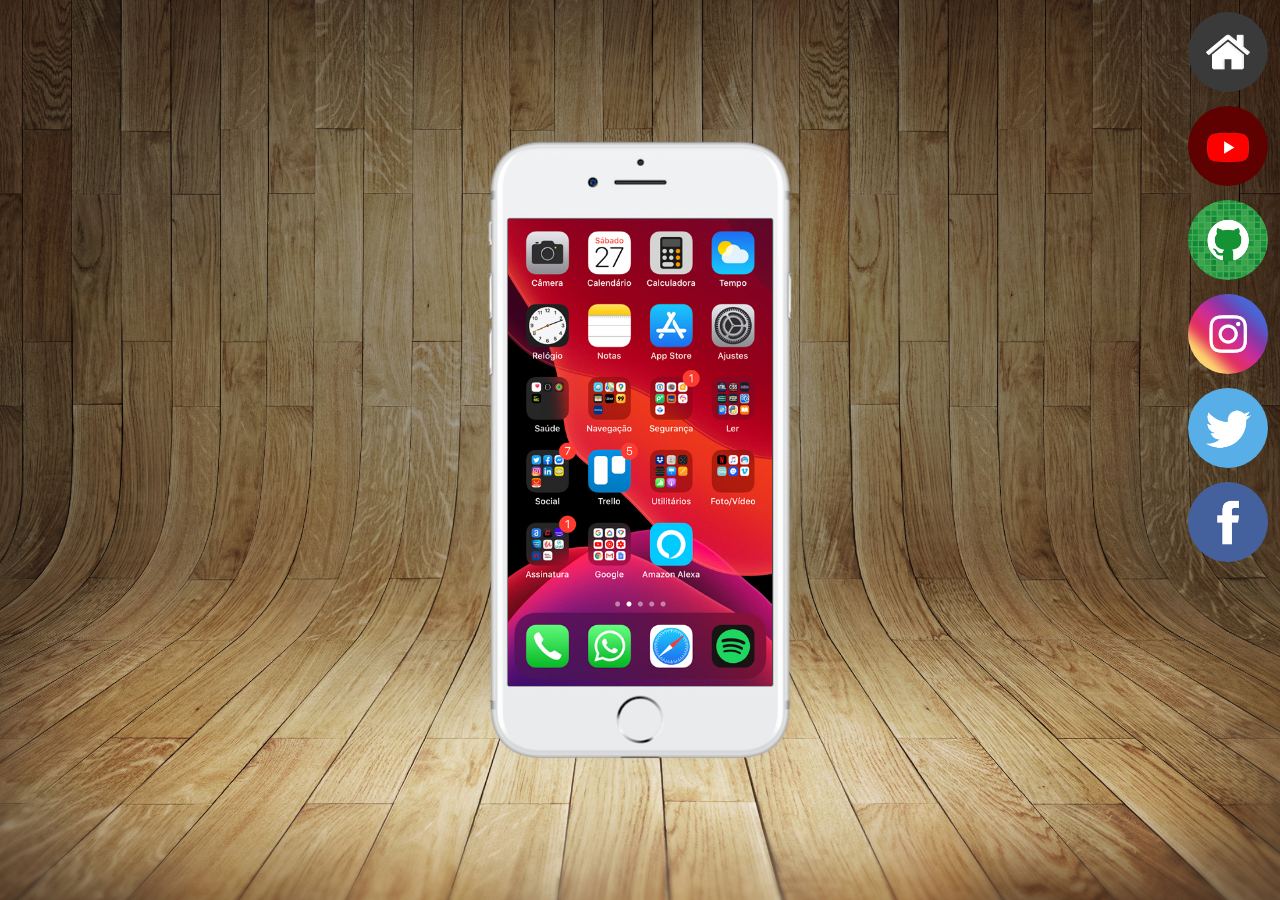
<file: index.html>
<!DOCTYPE html>
<html lang="pt-BR">
<head>
    <meta charset="UTF-8">
    <meta name="viewport" content="width=device-width, initial-scale=1.0">
    <title>Rede social</title>
    <link rel="stylesheet" href="css/main.css">
</head>
<body>
    <main>
        <section class="screen">
            <iframe src="screens/home.html" name="screen" id="iscreen" frameborder="0"></iframe>
        </section>

        <nav class="social-media">
            <a href="screens/home.html" target="screen">
                <img src="img/logo-home.jpg" alt="Logo página inicial">
            </a>

            <a href="screens/youtube.html" target="screen">
                <img src="img/logo-youtube.jpg" alt="Logo YouTube">
            </a>

            <a href="screens/github.html" target="screen">
                <img src="img/logo-github.jpg" alt="Logo GitHub">
            </a>

            <a href="screens/instagram.html" target="screen">
                <img src="img/logo-instagram.jpg" alt="Logo Instagram">
            </a>

            <a href="screens/twitter.html" target="screen">
                <img src="img/logo-twitter.jpg" alt="Logo Twitter">
            </a>

            <a href="screens/facebook.html" target="screen">
                <img src="img/logo-facebook.jpg" alt="Logo Facebook">
            </a>
        </nav>
    </main>
</body>
</html>
</file>
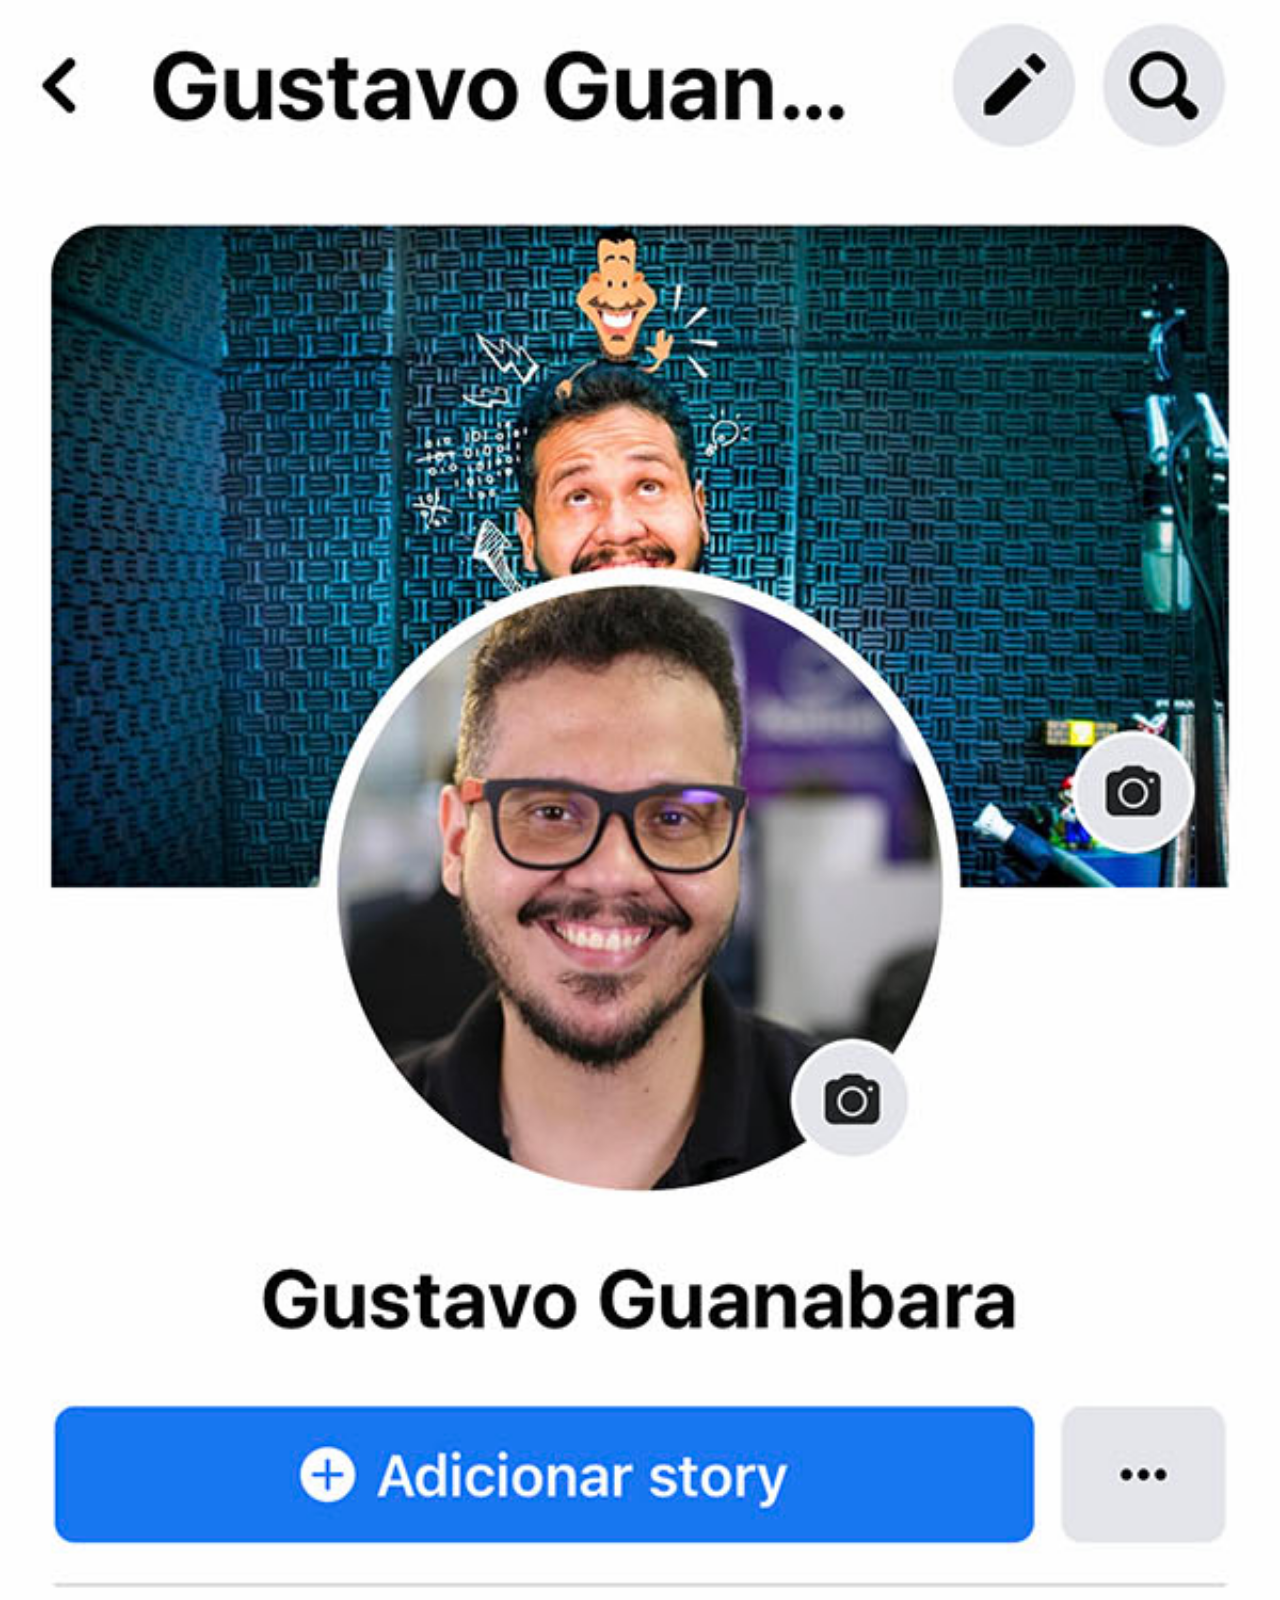
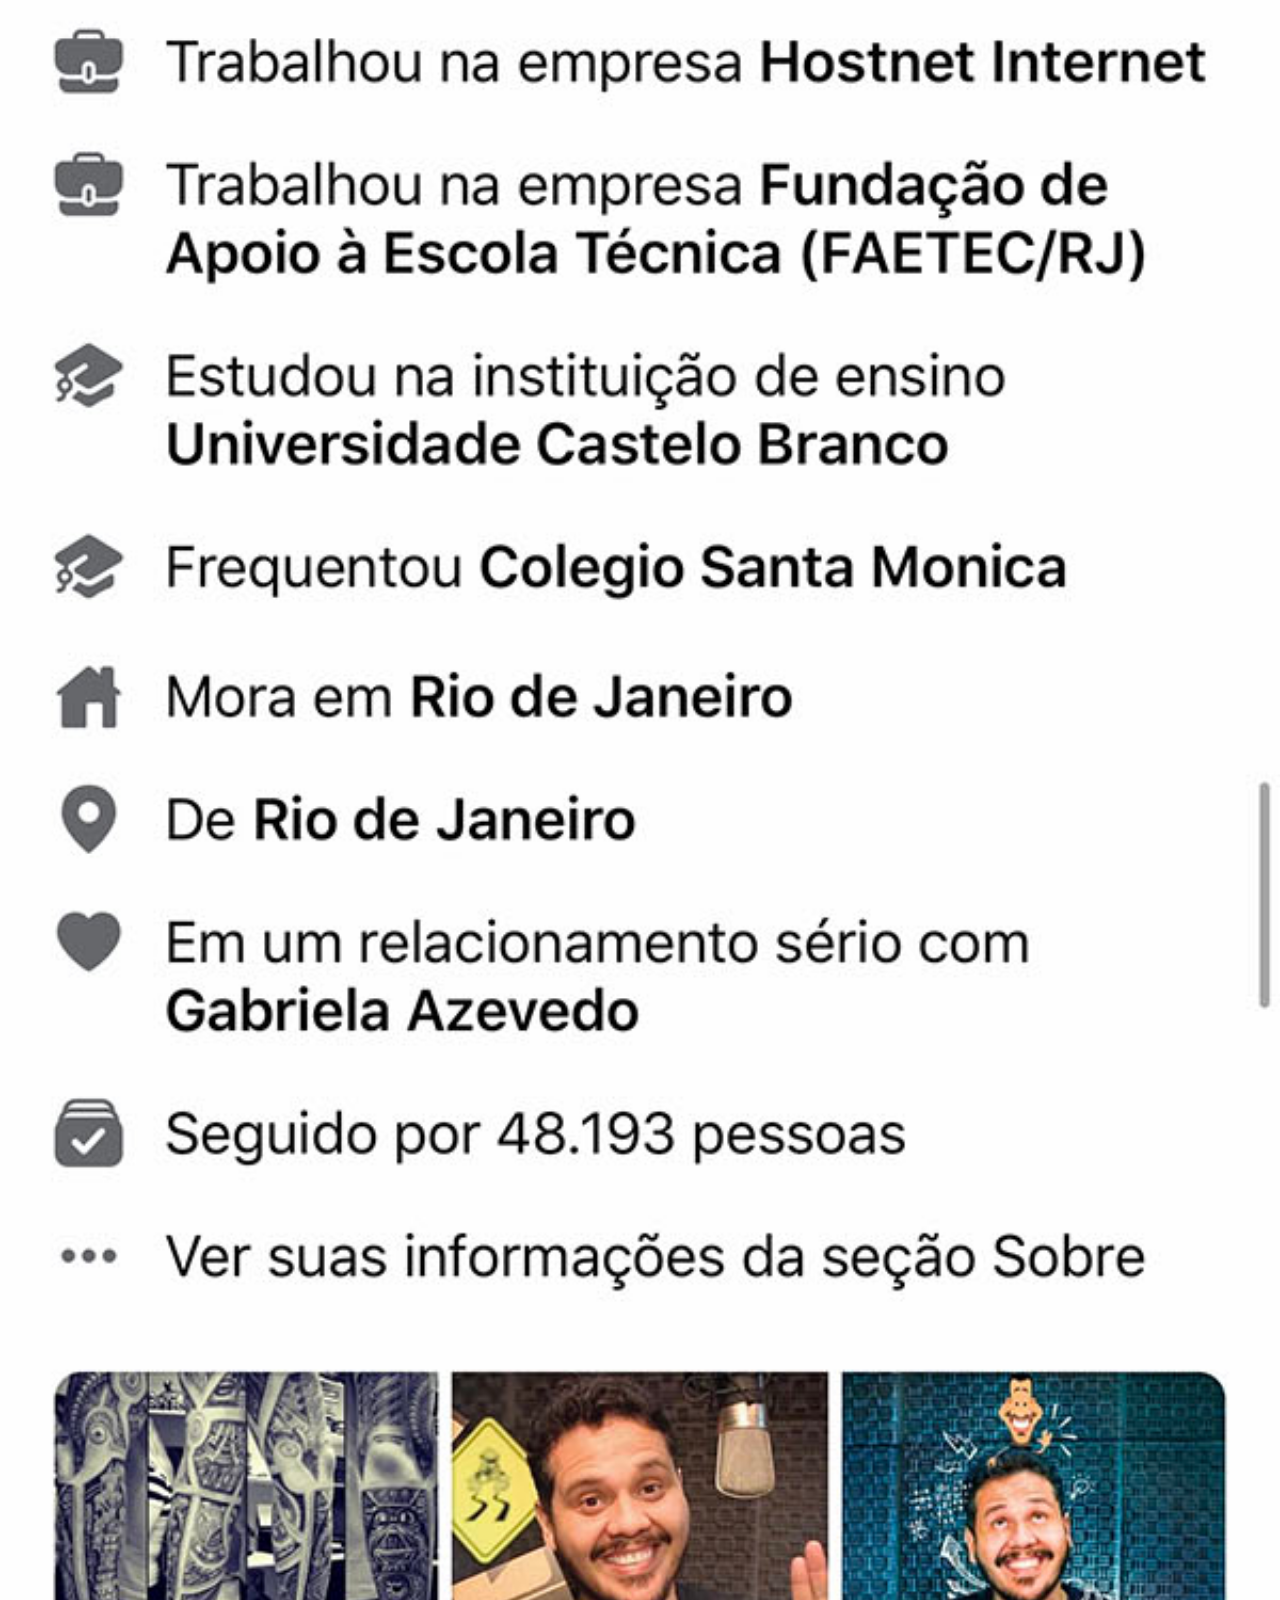
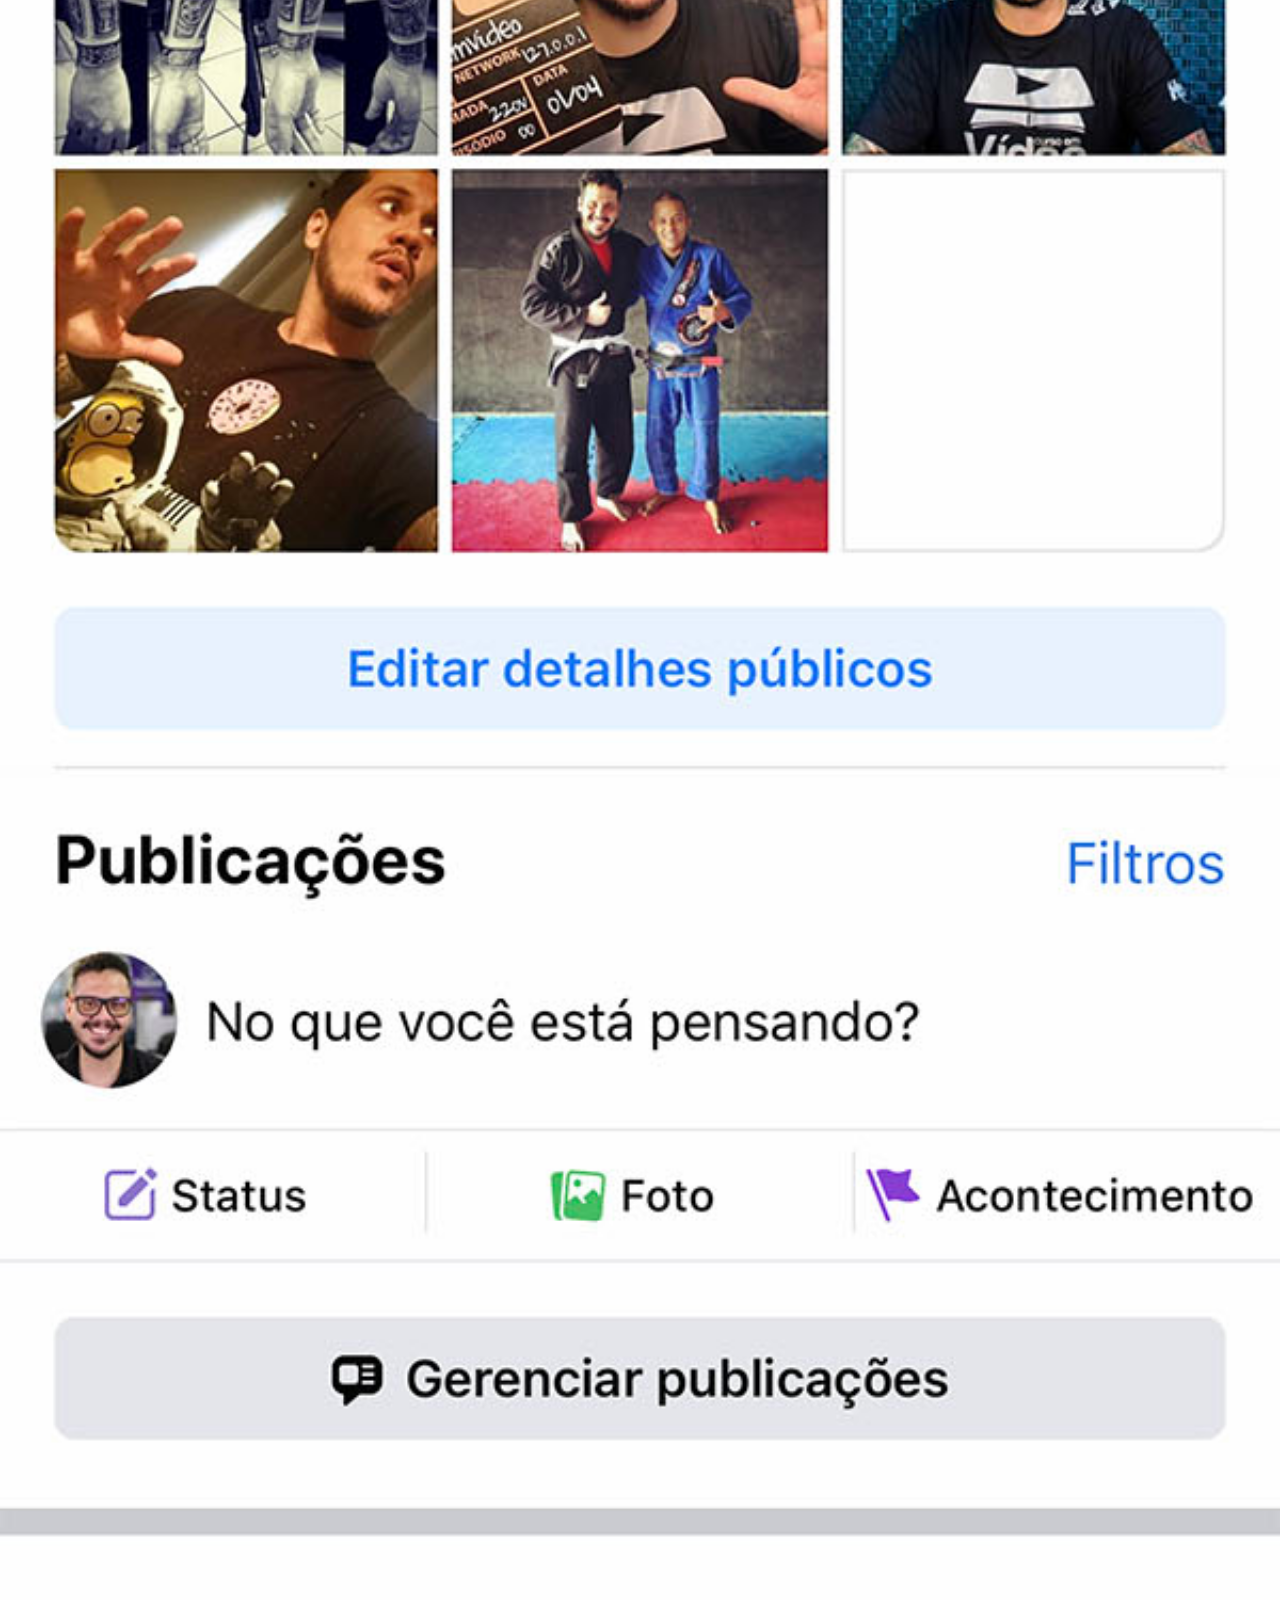
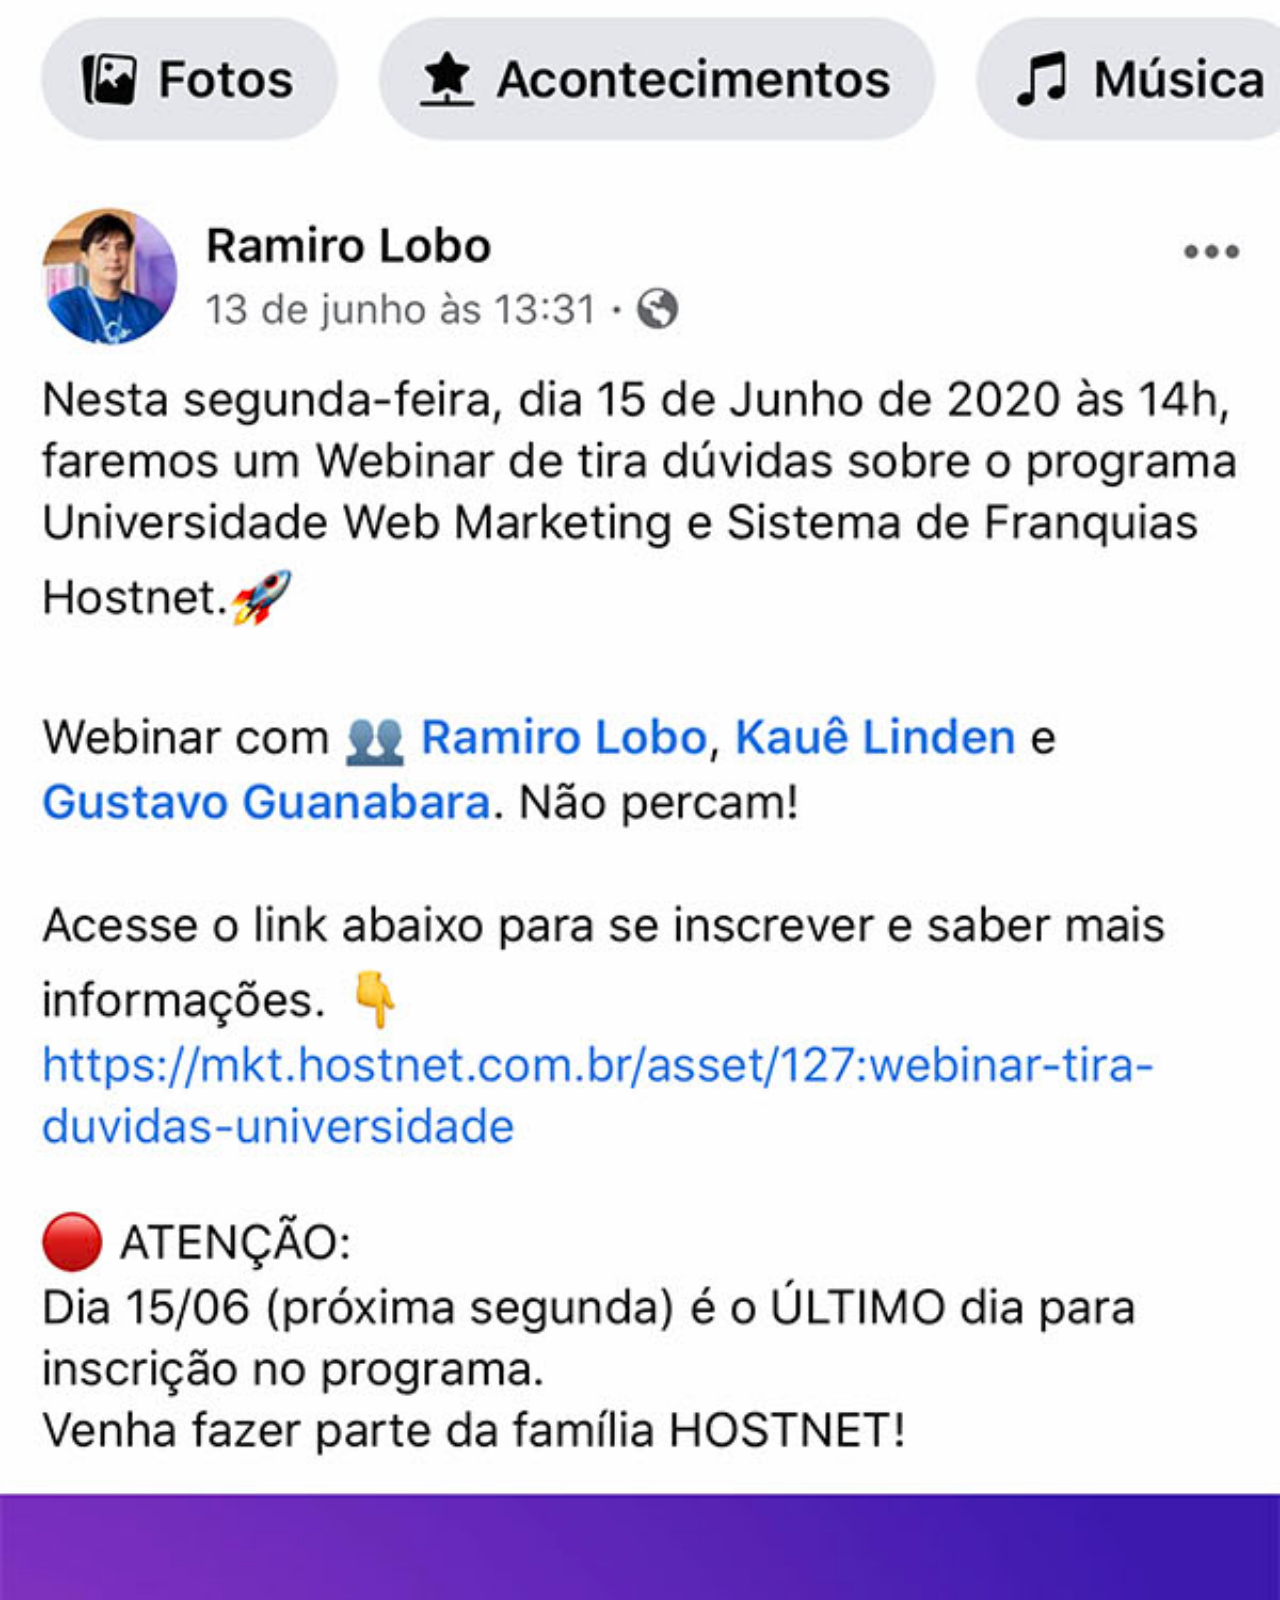
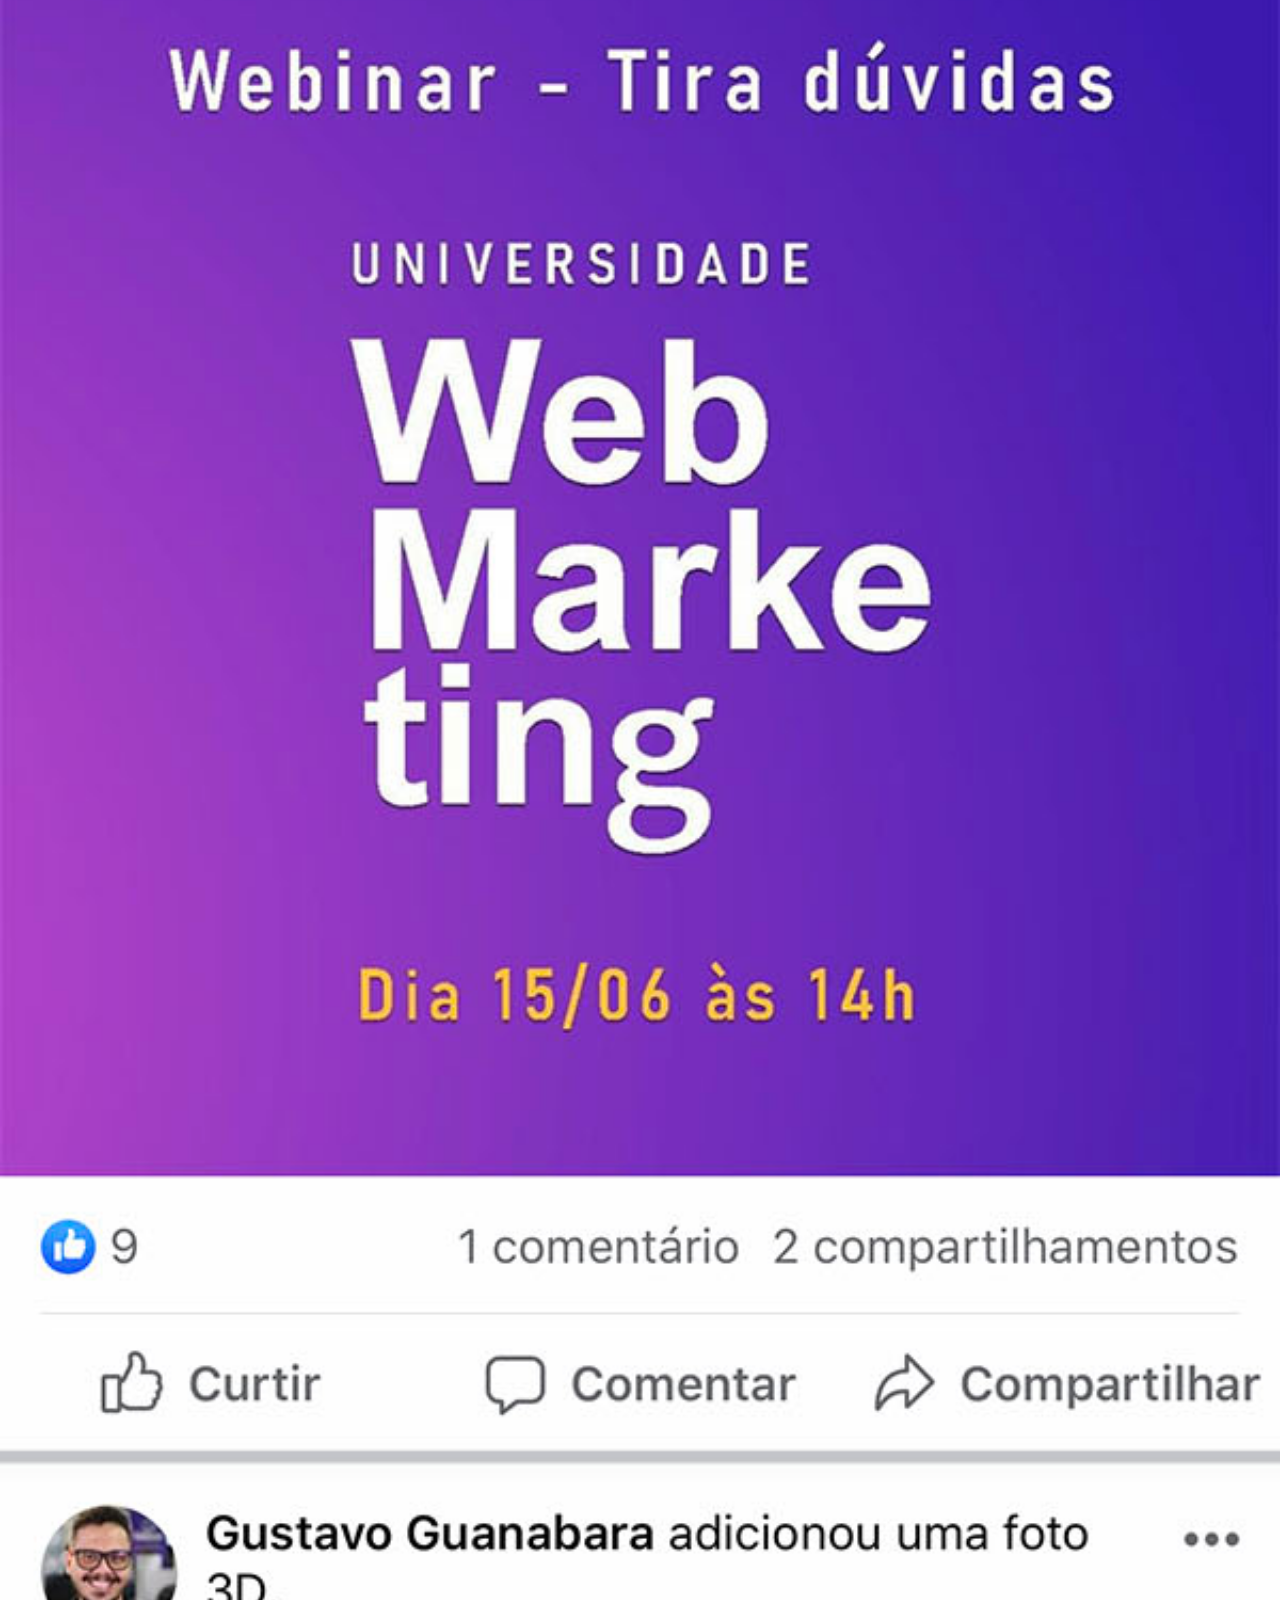
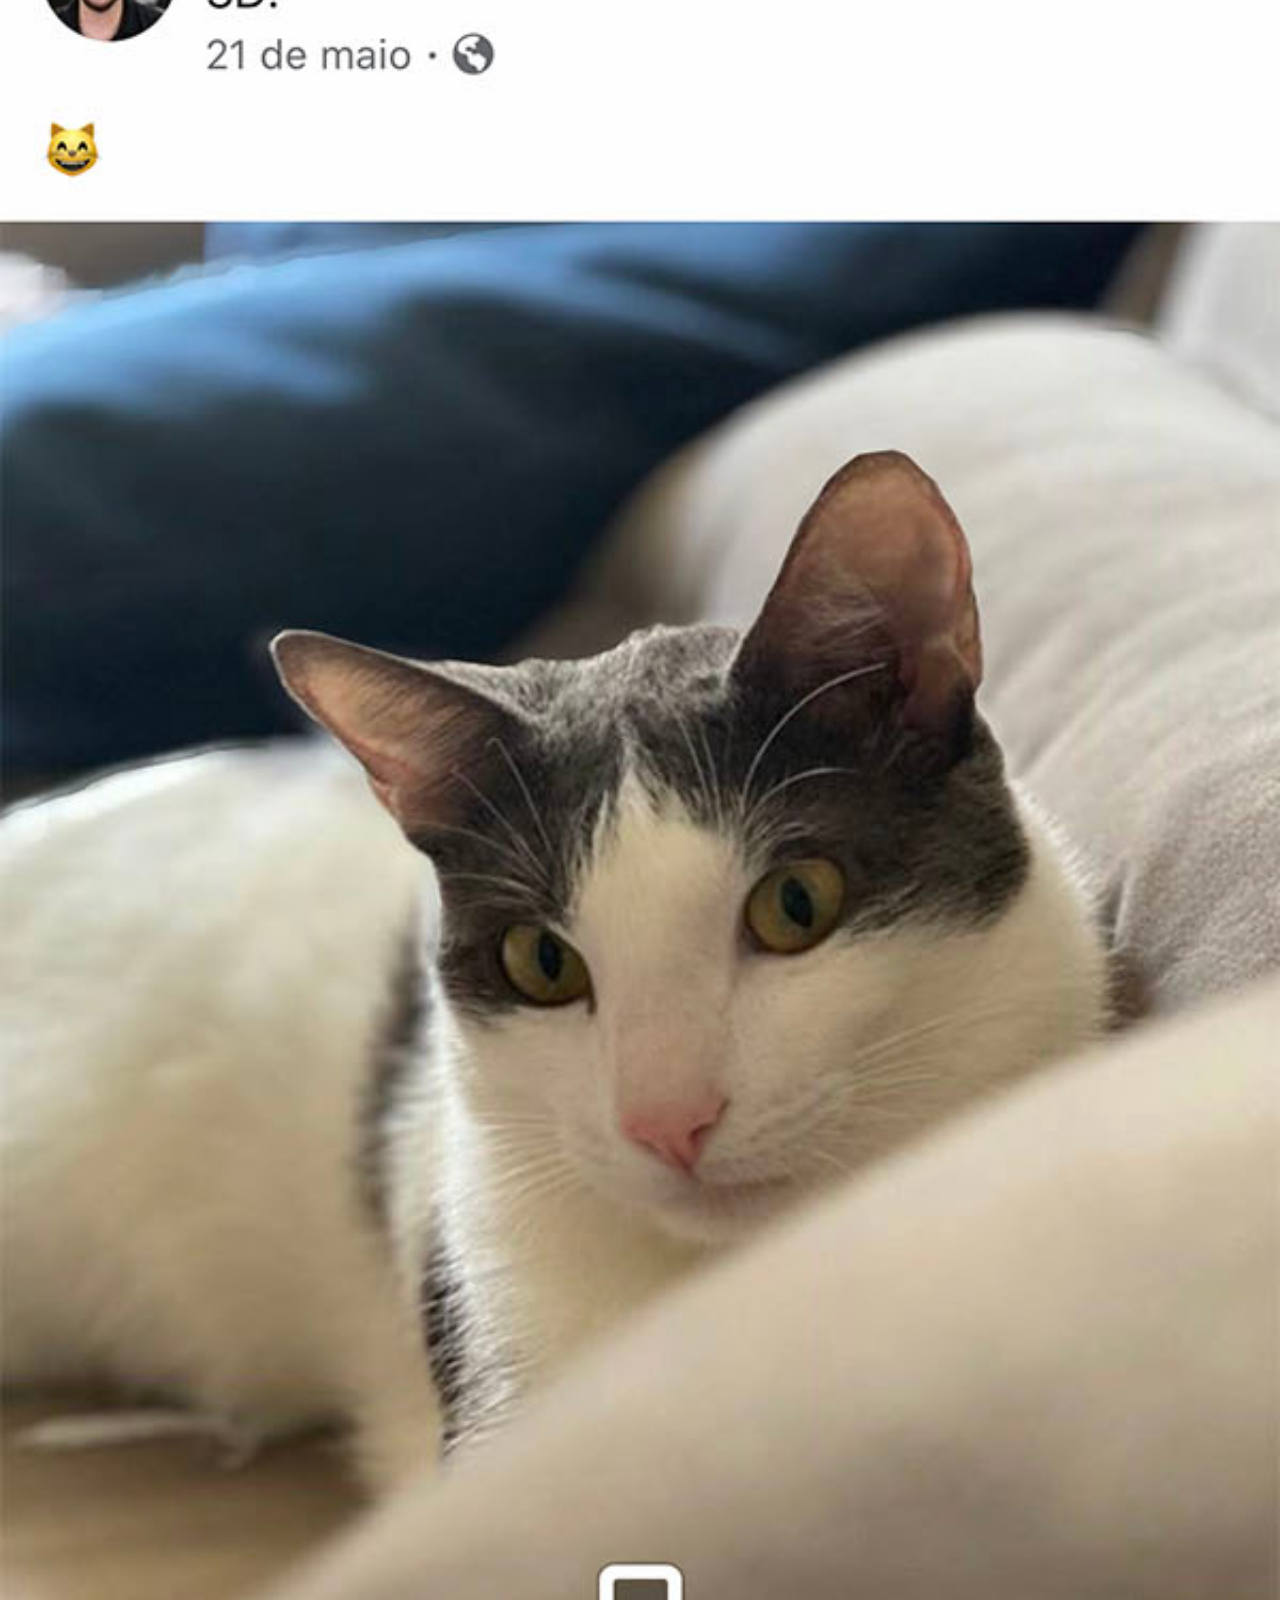
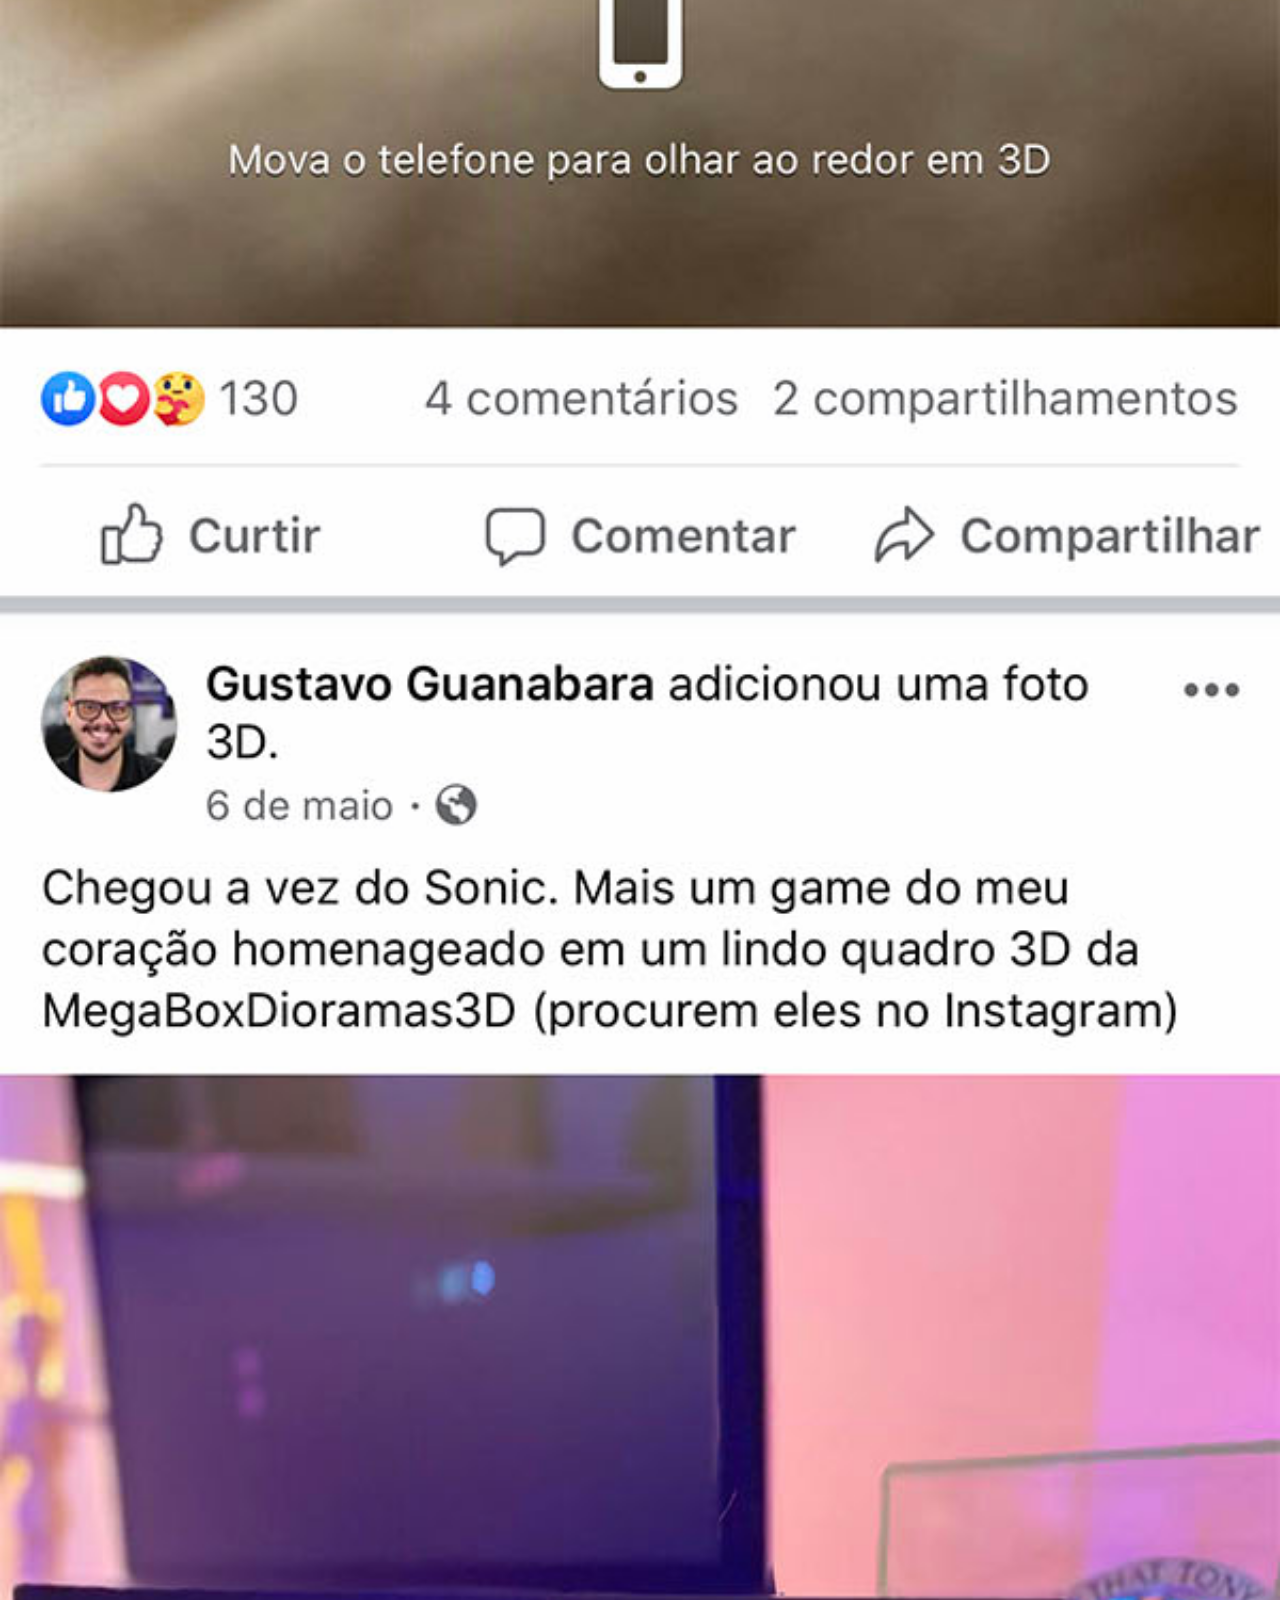
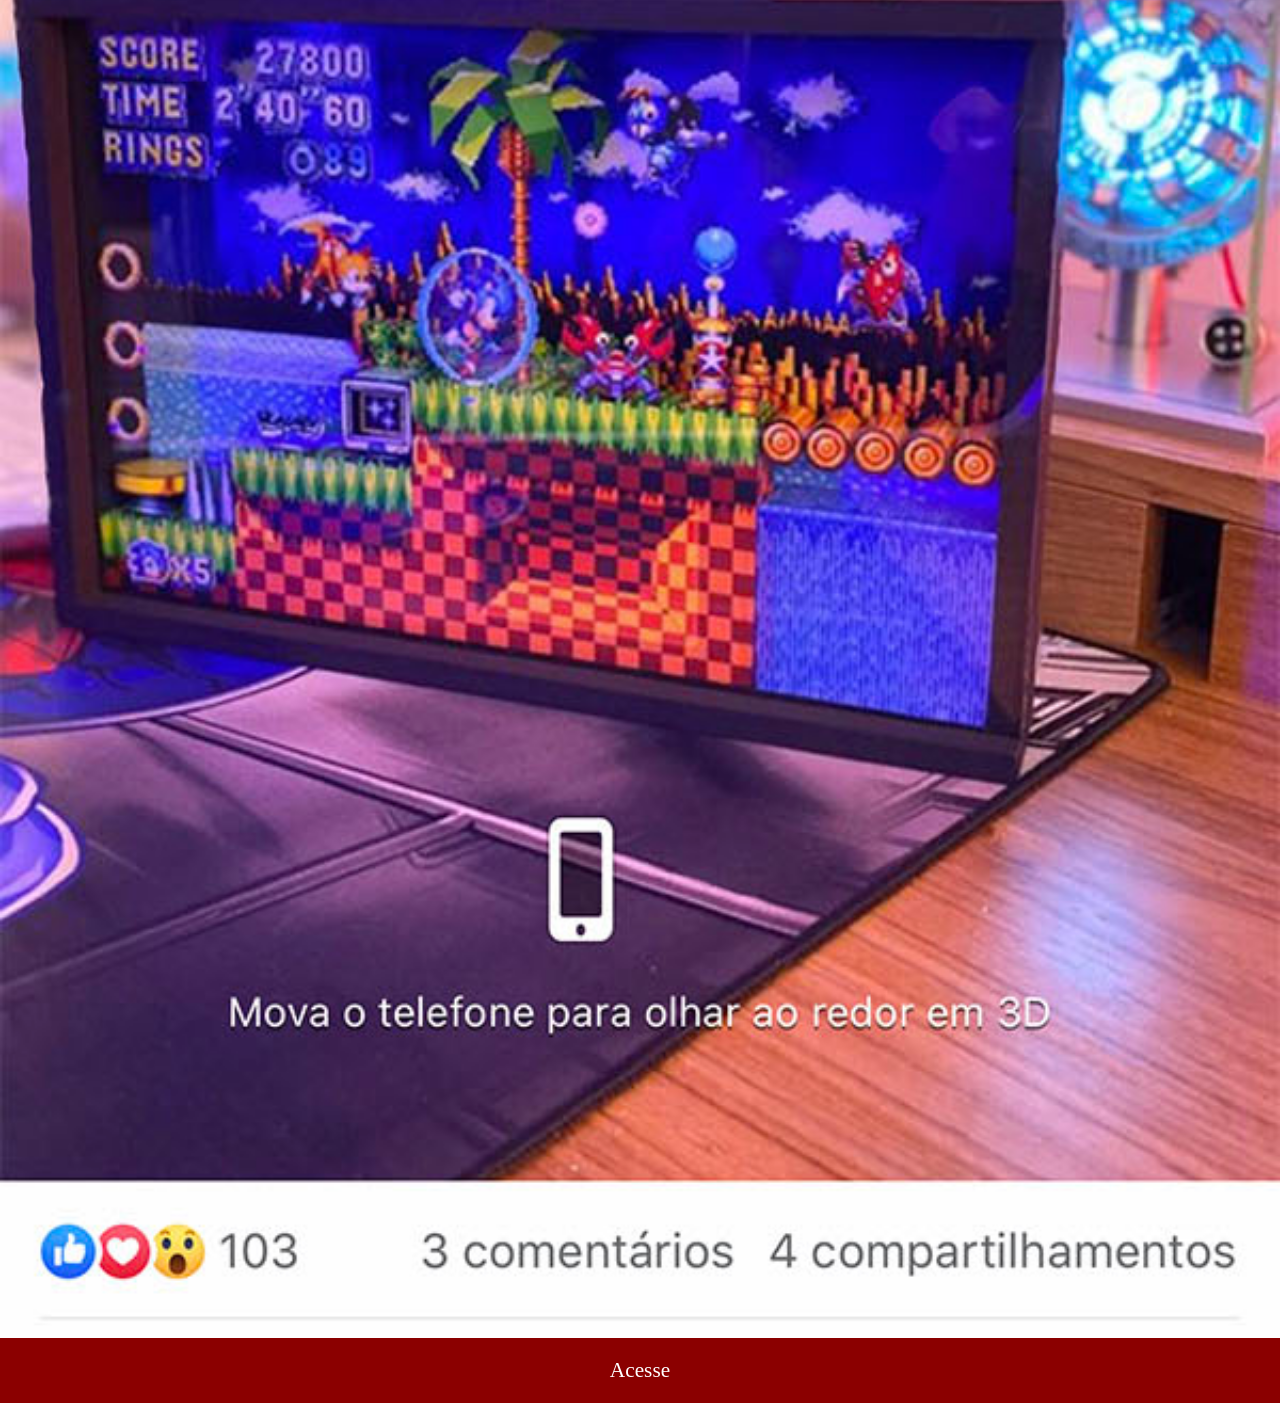
<file: screens/facebook.html>
<!DOCTYPE html>
<html lang="pt-BR">
<head>
    <meta charset="UTF-8">
    <meta name="viewport" content="width=device-width, initial-scale=1.0">
    <title>Facebook</title>
    <link rel="stylesheet" href="../css/social.css">
</head>
<body>
    <img src="../img/tela-facebook.jpg" alt="">
    <a href="https://www.facebook.com/gustavoguanabara/" target="_blank" rel="external noreferrer noopener" referrerpolicy="no-referrer">Acesse</a>
</body>
</html>
</file>
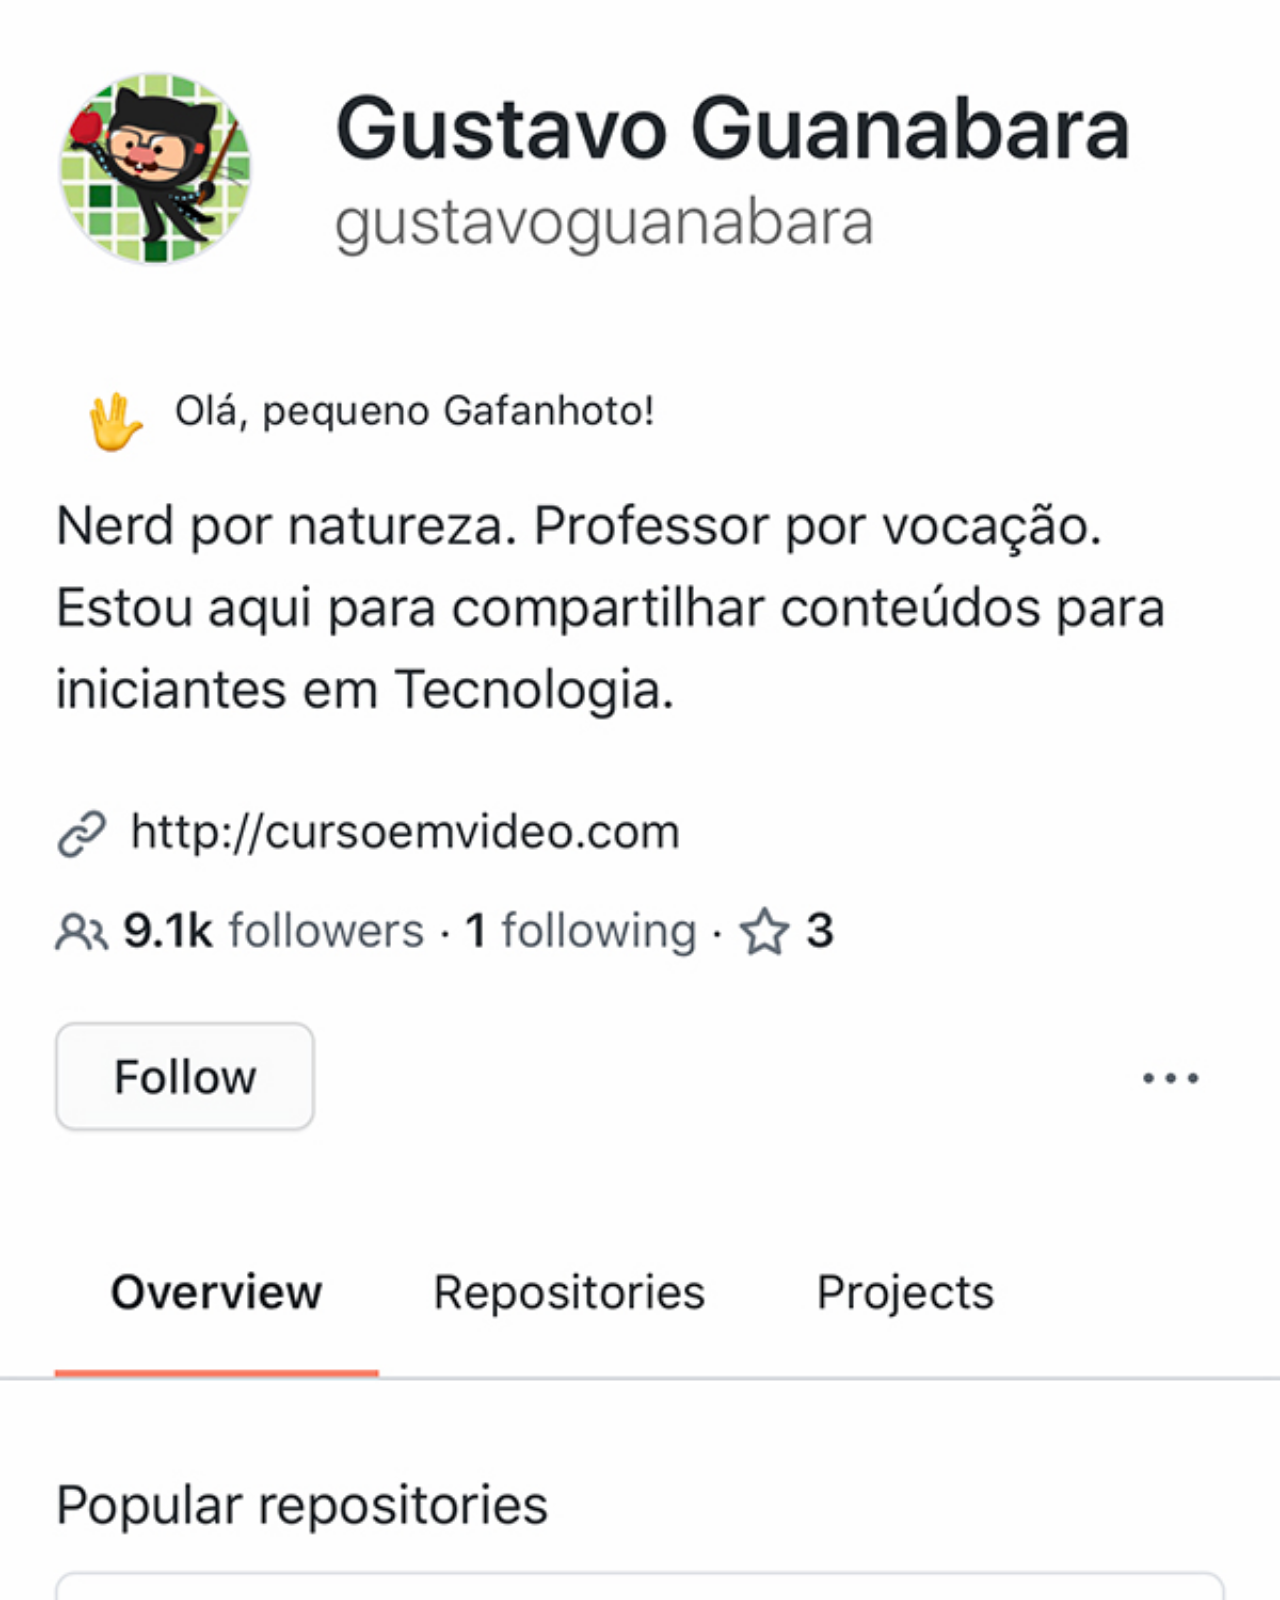
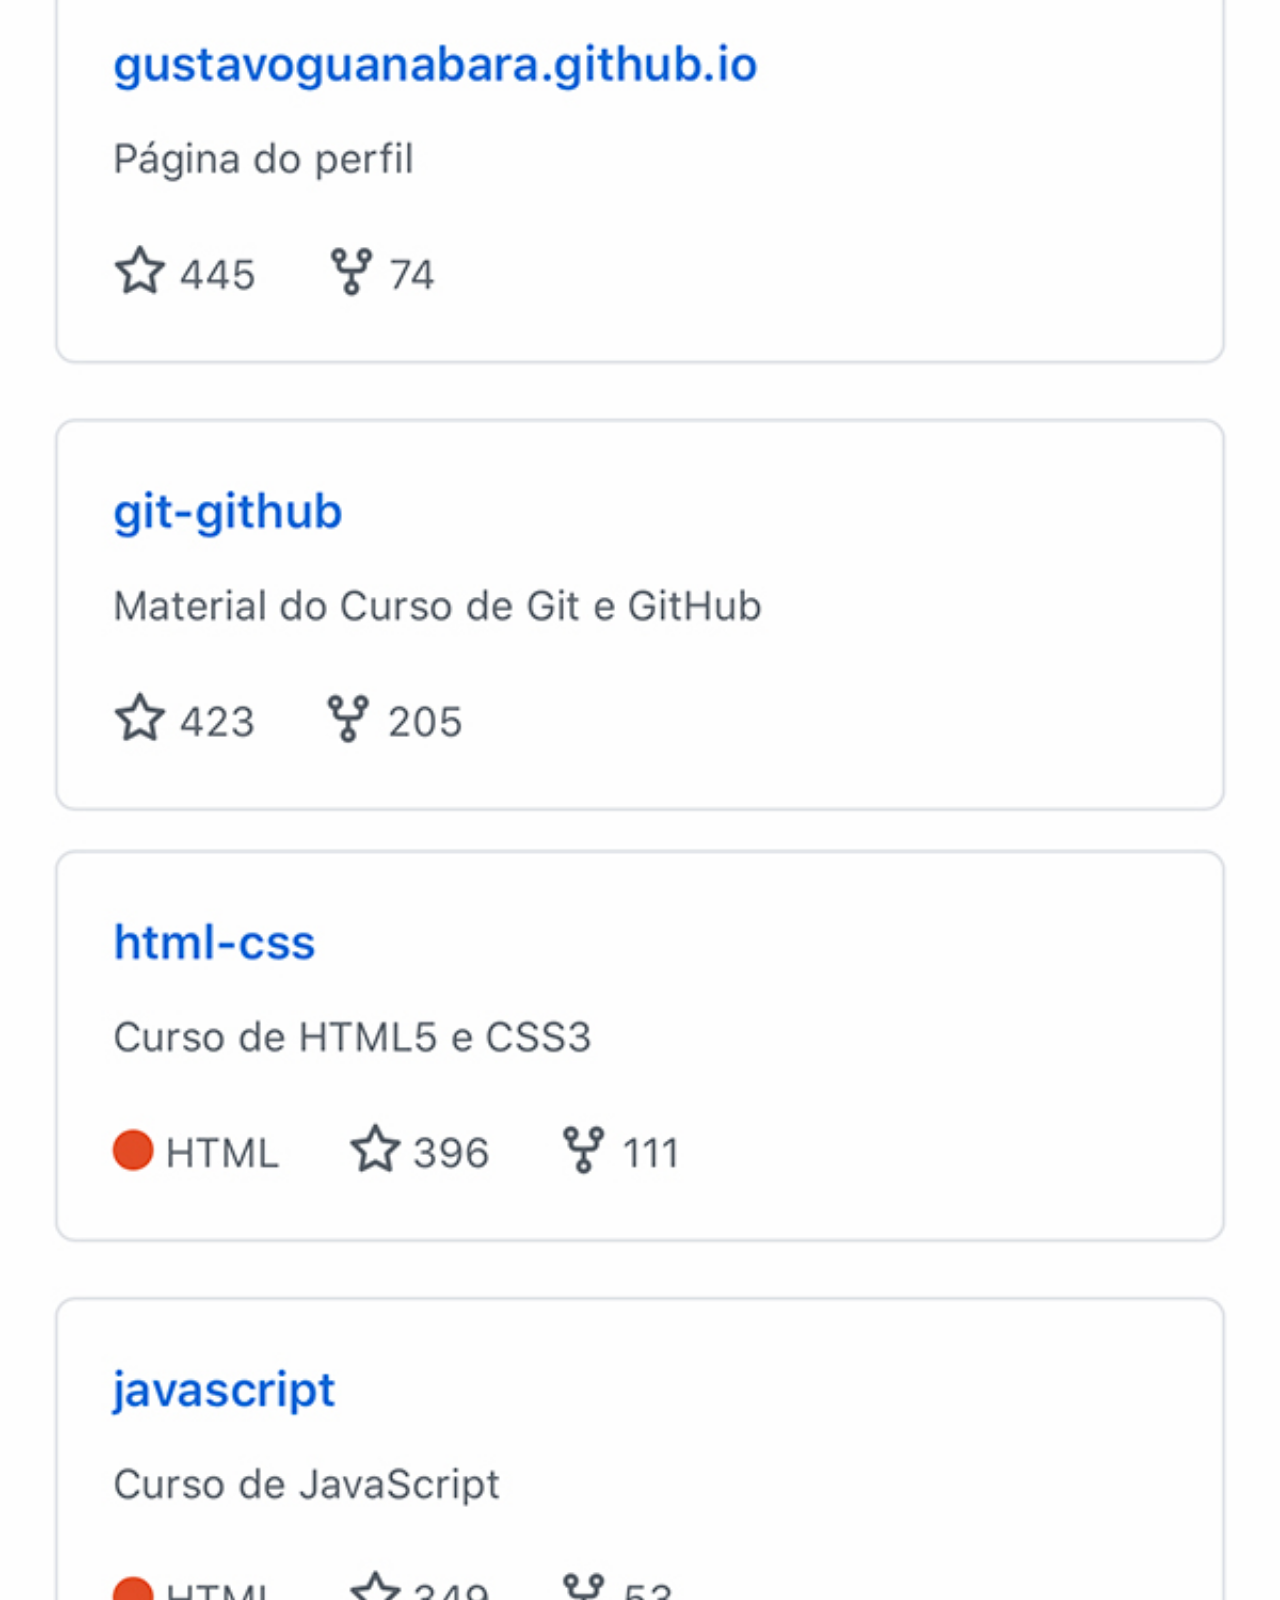
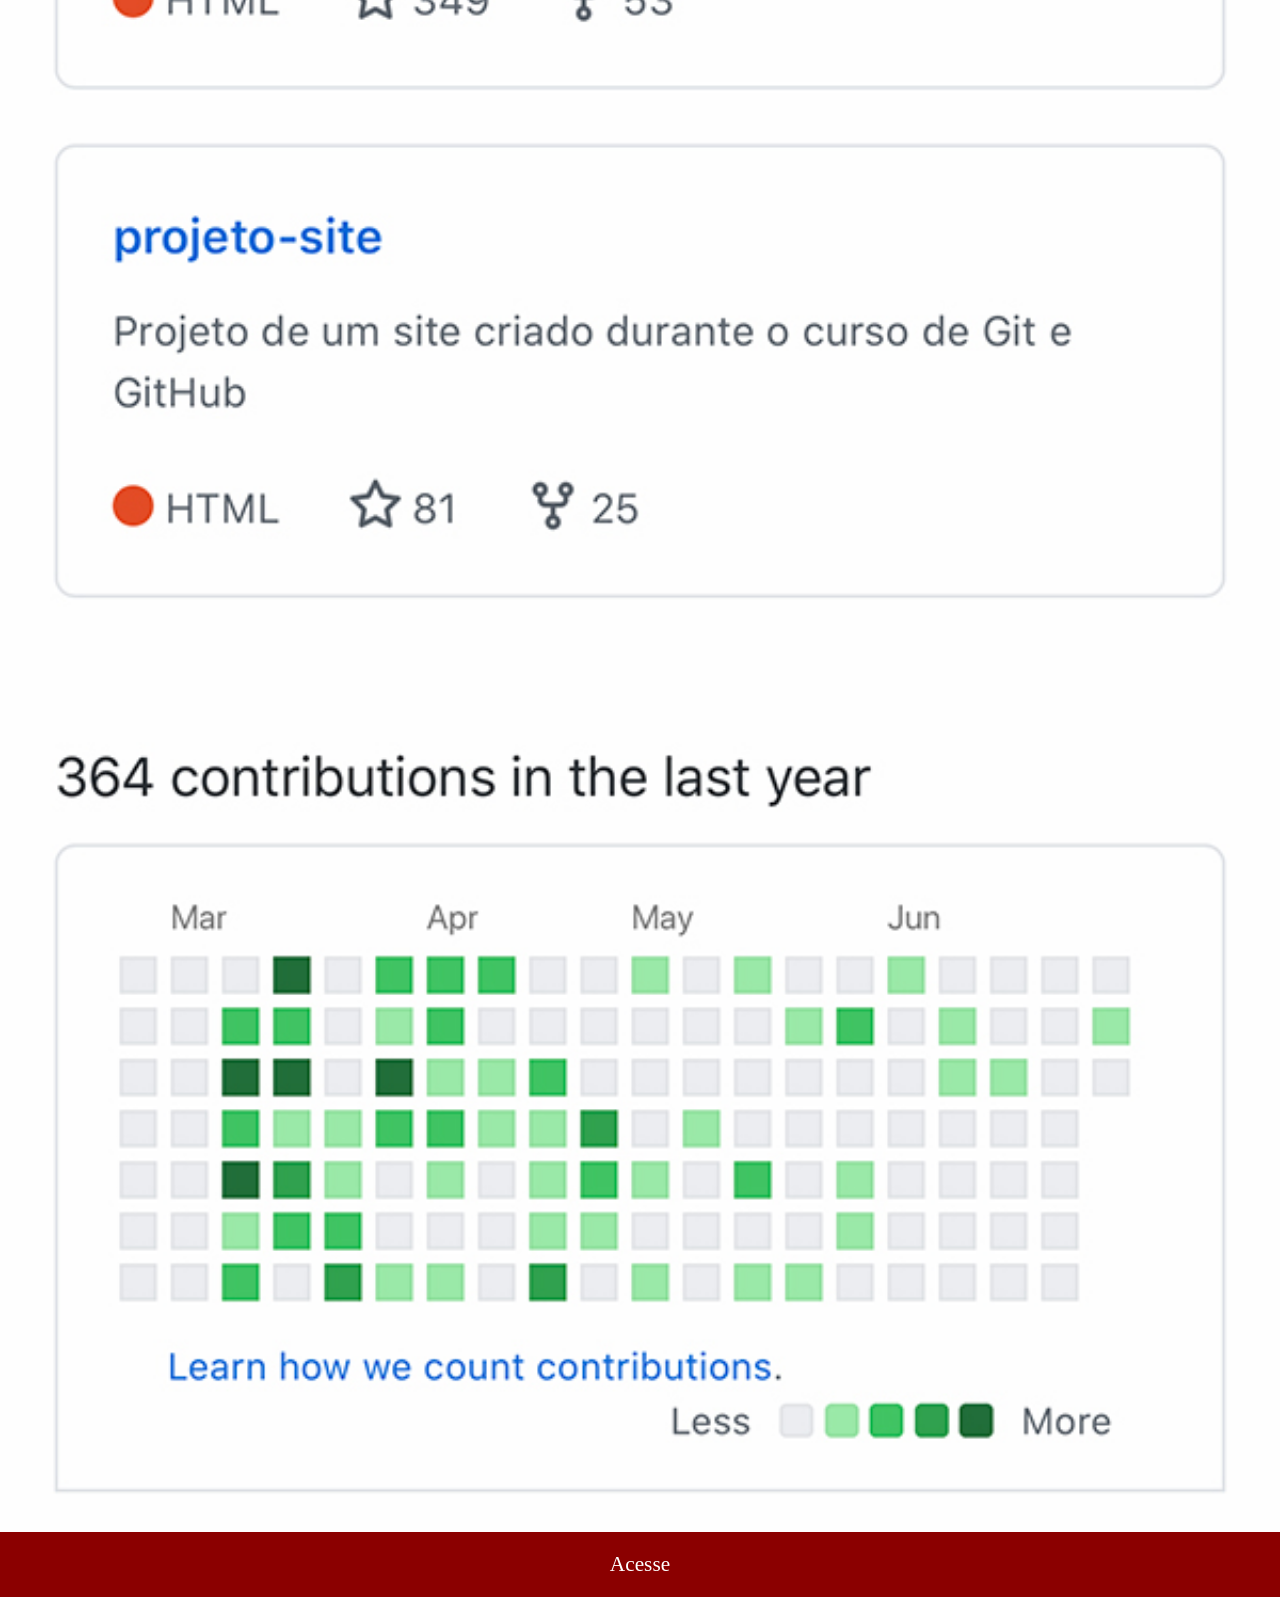
<file: screens/github.html>
<!DOCTYPE html>
<html lang="pt-BR">
<head>
    <meta charset="UTF-8">
    <meta name="viewport" content="width=device-width, initial-scale=1.0">
    <title>GitHub</title>
    <link rel="stylesheet" href="../css/social.css">
</head>
<body>
    <img src="../img/tela-github.jpg" alt="">
    <a href="https://github.com/gustavoguanabara" target="_blank" rel="external noreferrer noopener" referrerpolicy="no-referrer">Acesse</a>
</body>
</html>
</file>
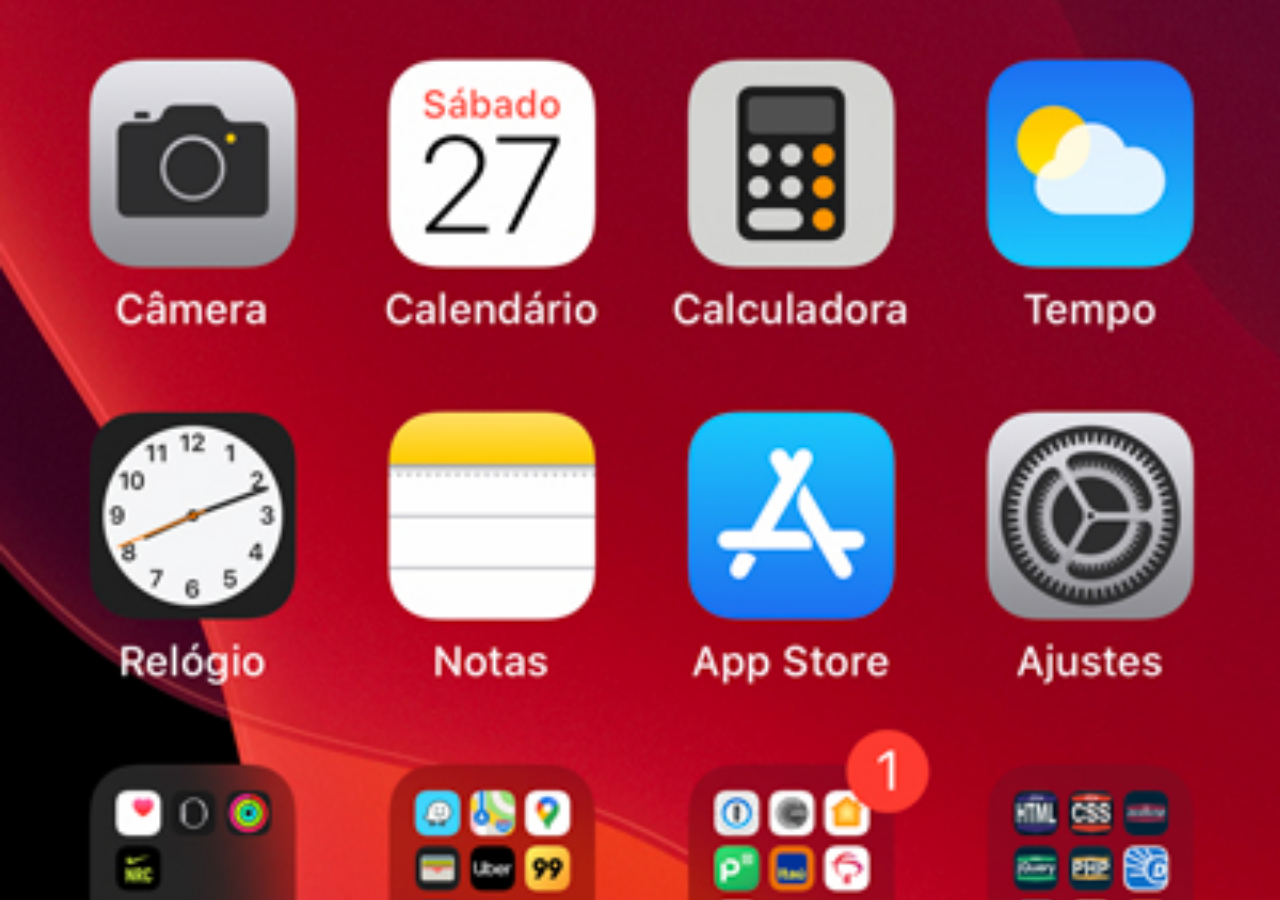
<file: screens/home.html>
<!DOCTYPE html>
<html lang="pt-BR">
<head>
    <meta charset="UTF-8">
    <meta name="viewport" content="width=device-width, initial-scale=1.0">
    <title>Home</title>
    <style>
        * {
            margin: 0px;
            padding: 0px;
        }

        body {
            height: 100vh;
            width: 100vw;

            background: black url(../img/tela-home.jpg) top center no-repeat;
            background-size: cover;
        }
    </style>
</head>
<body>
    
</body>
</html>
</file>
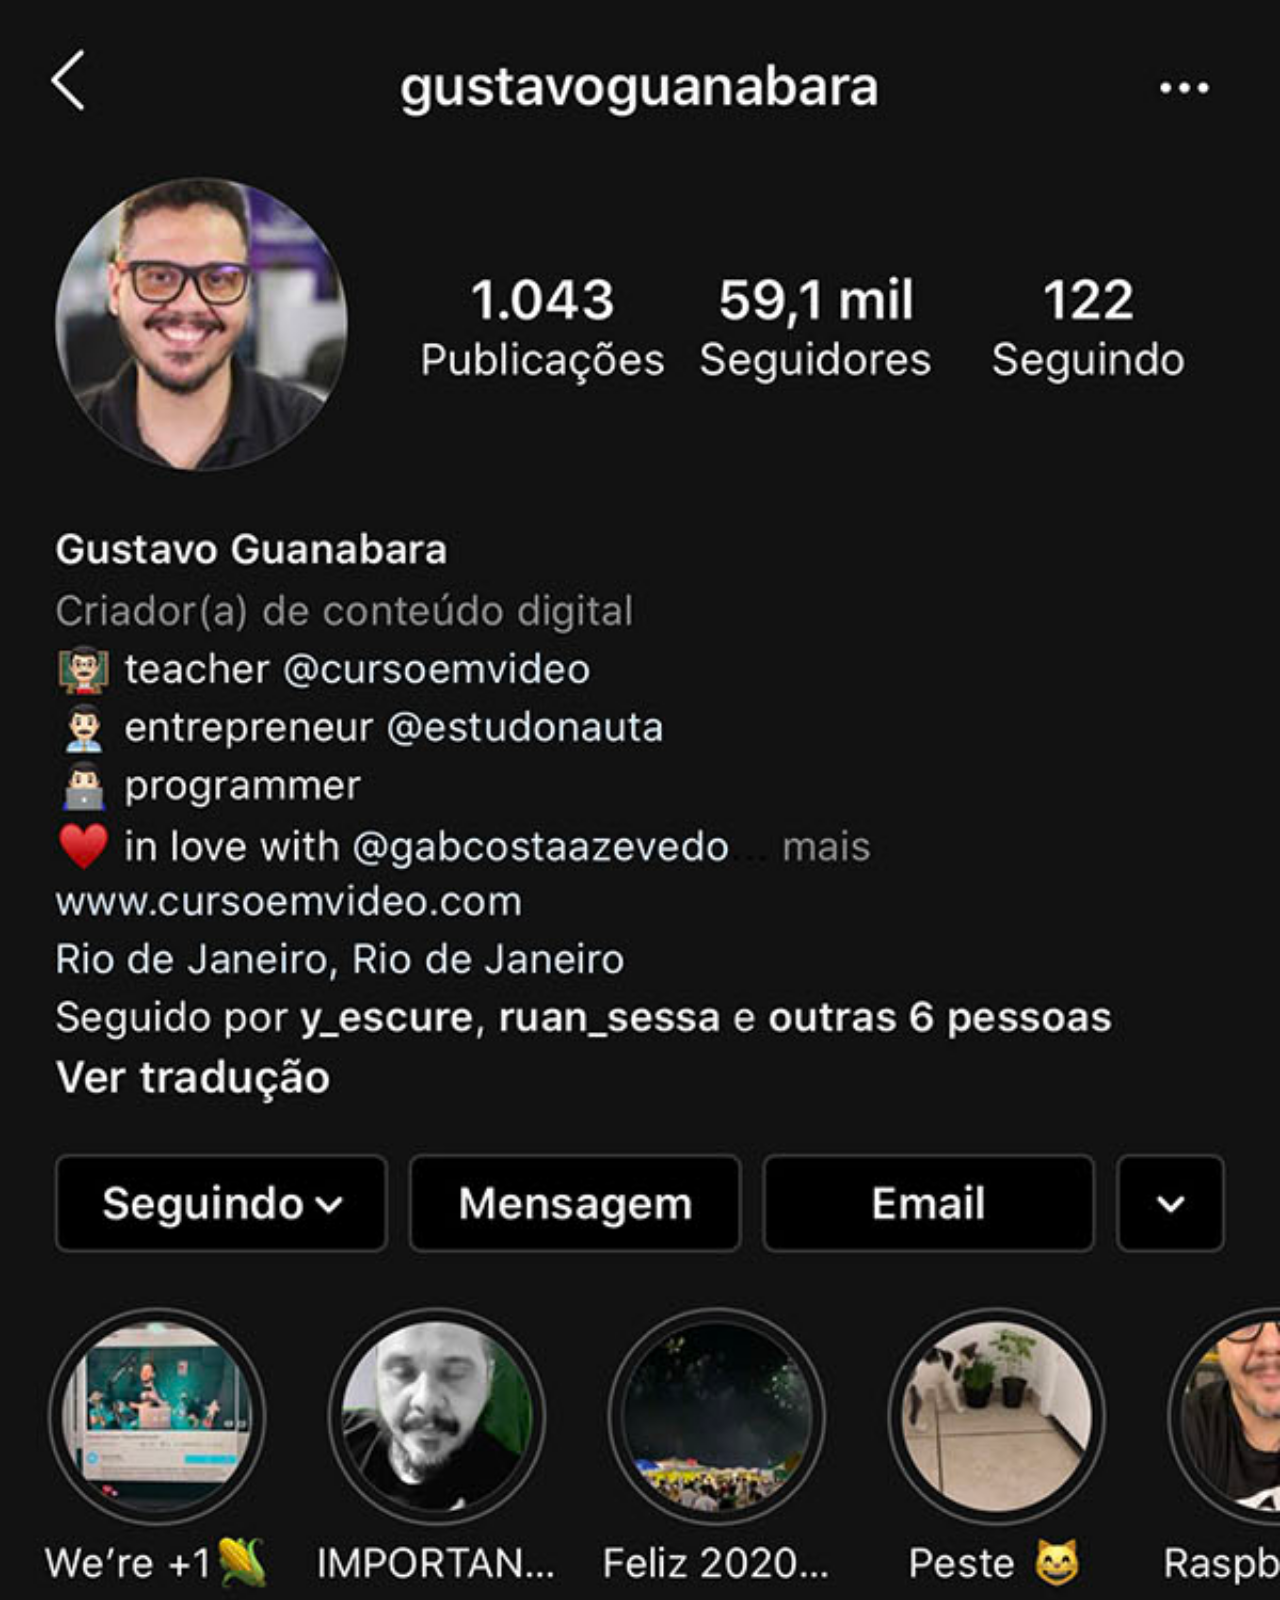
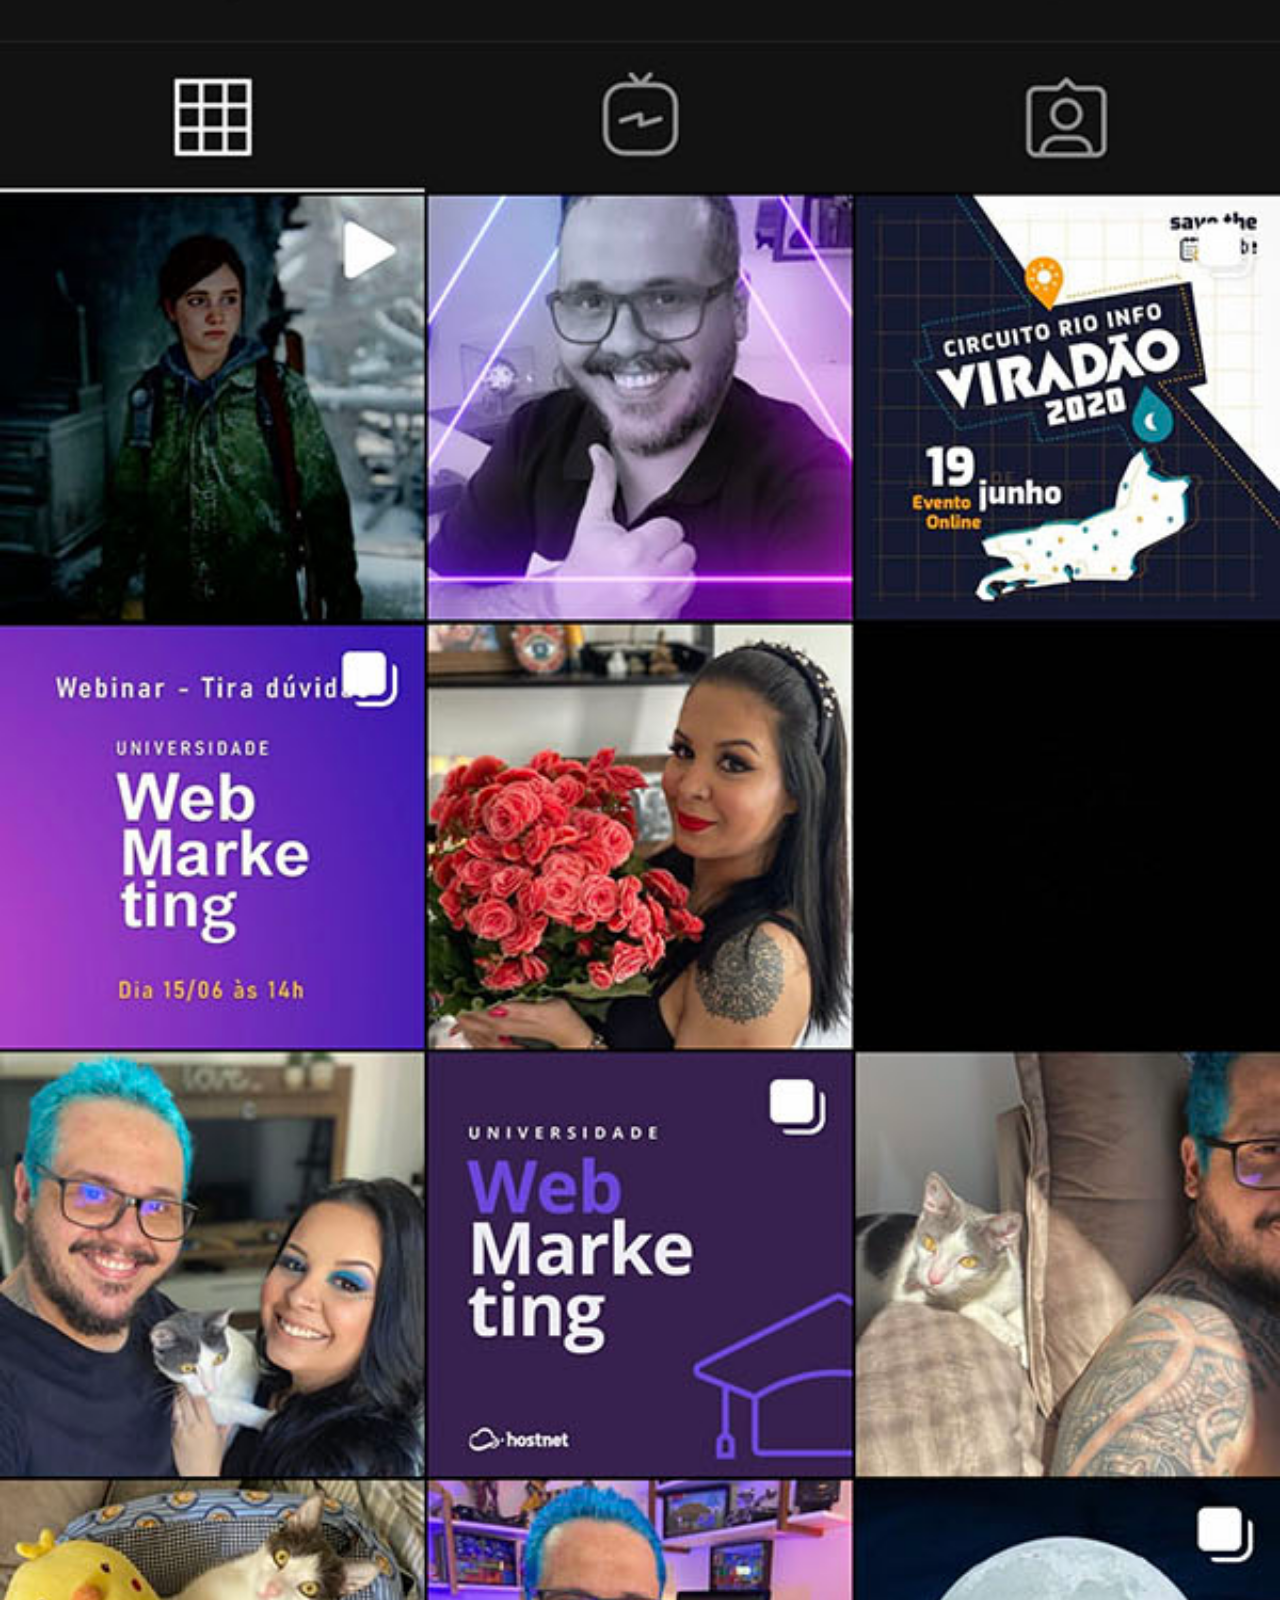
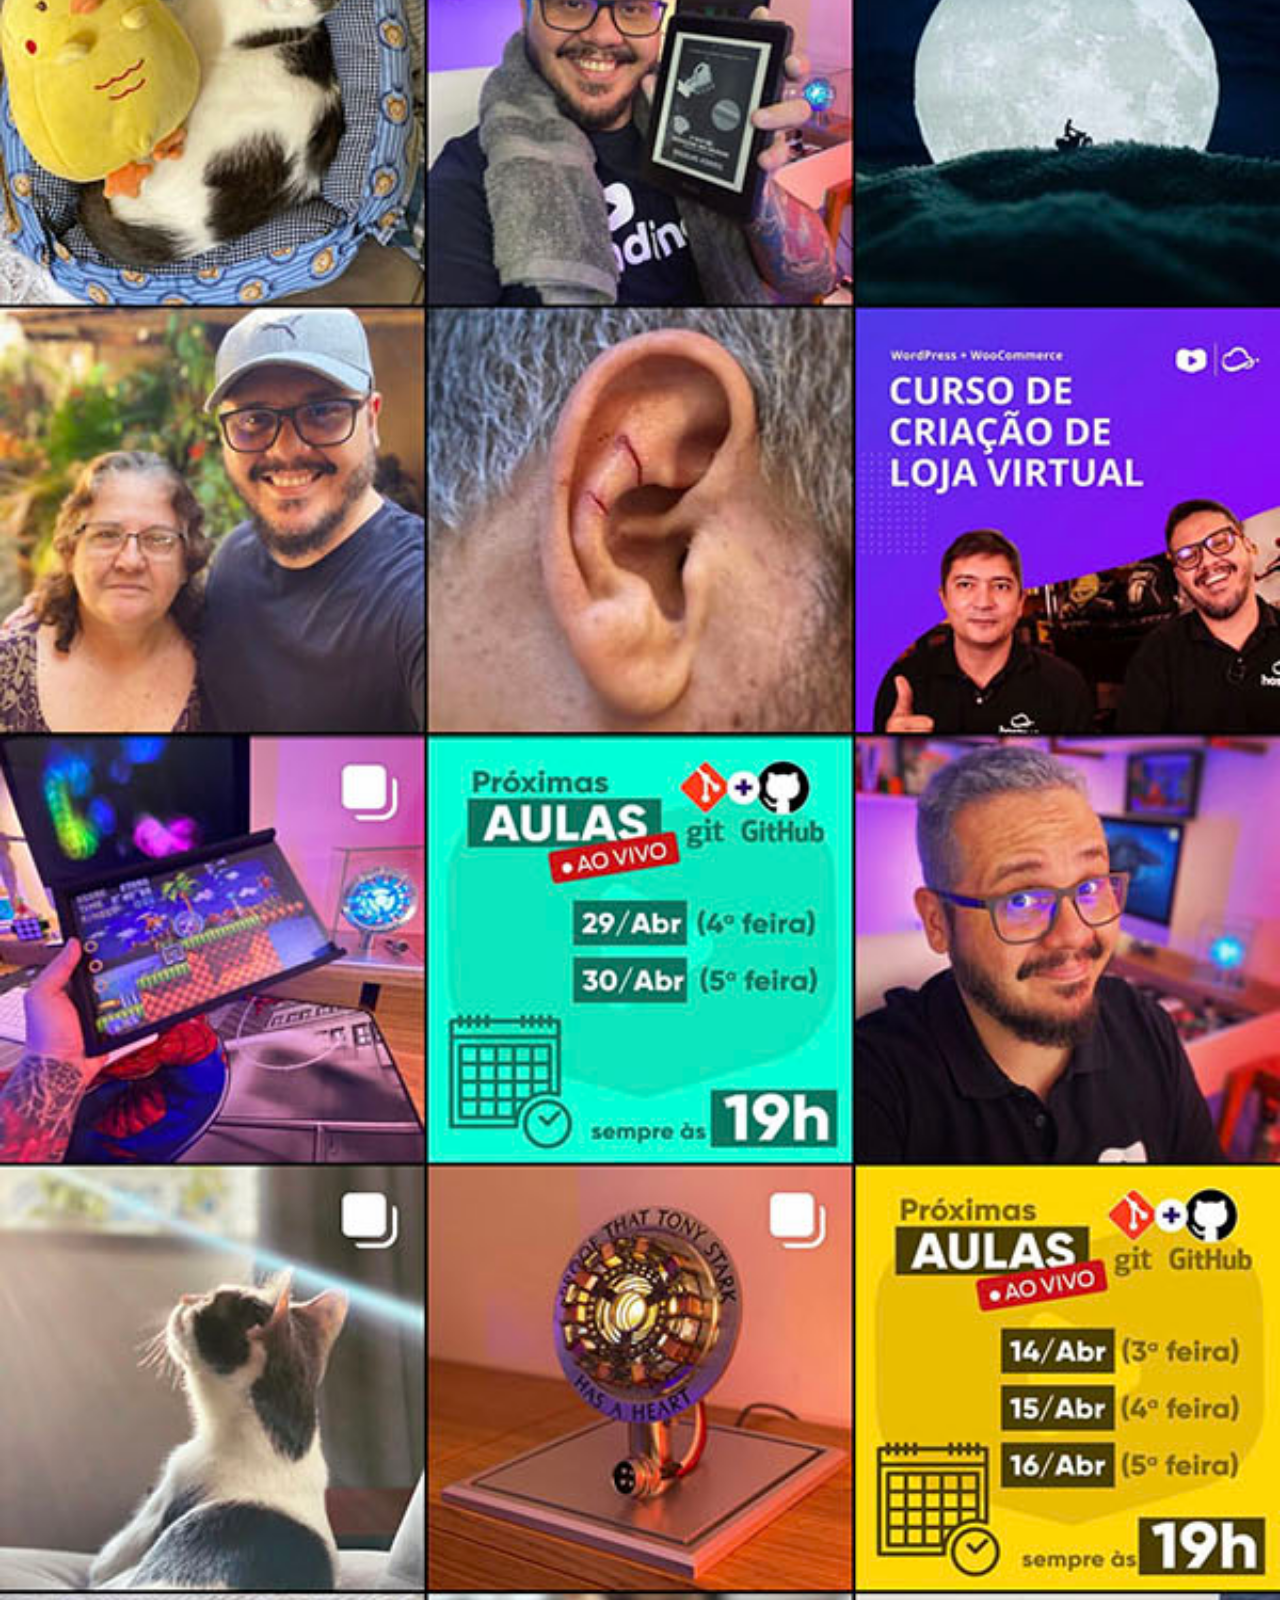
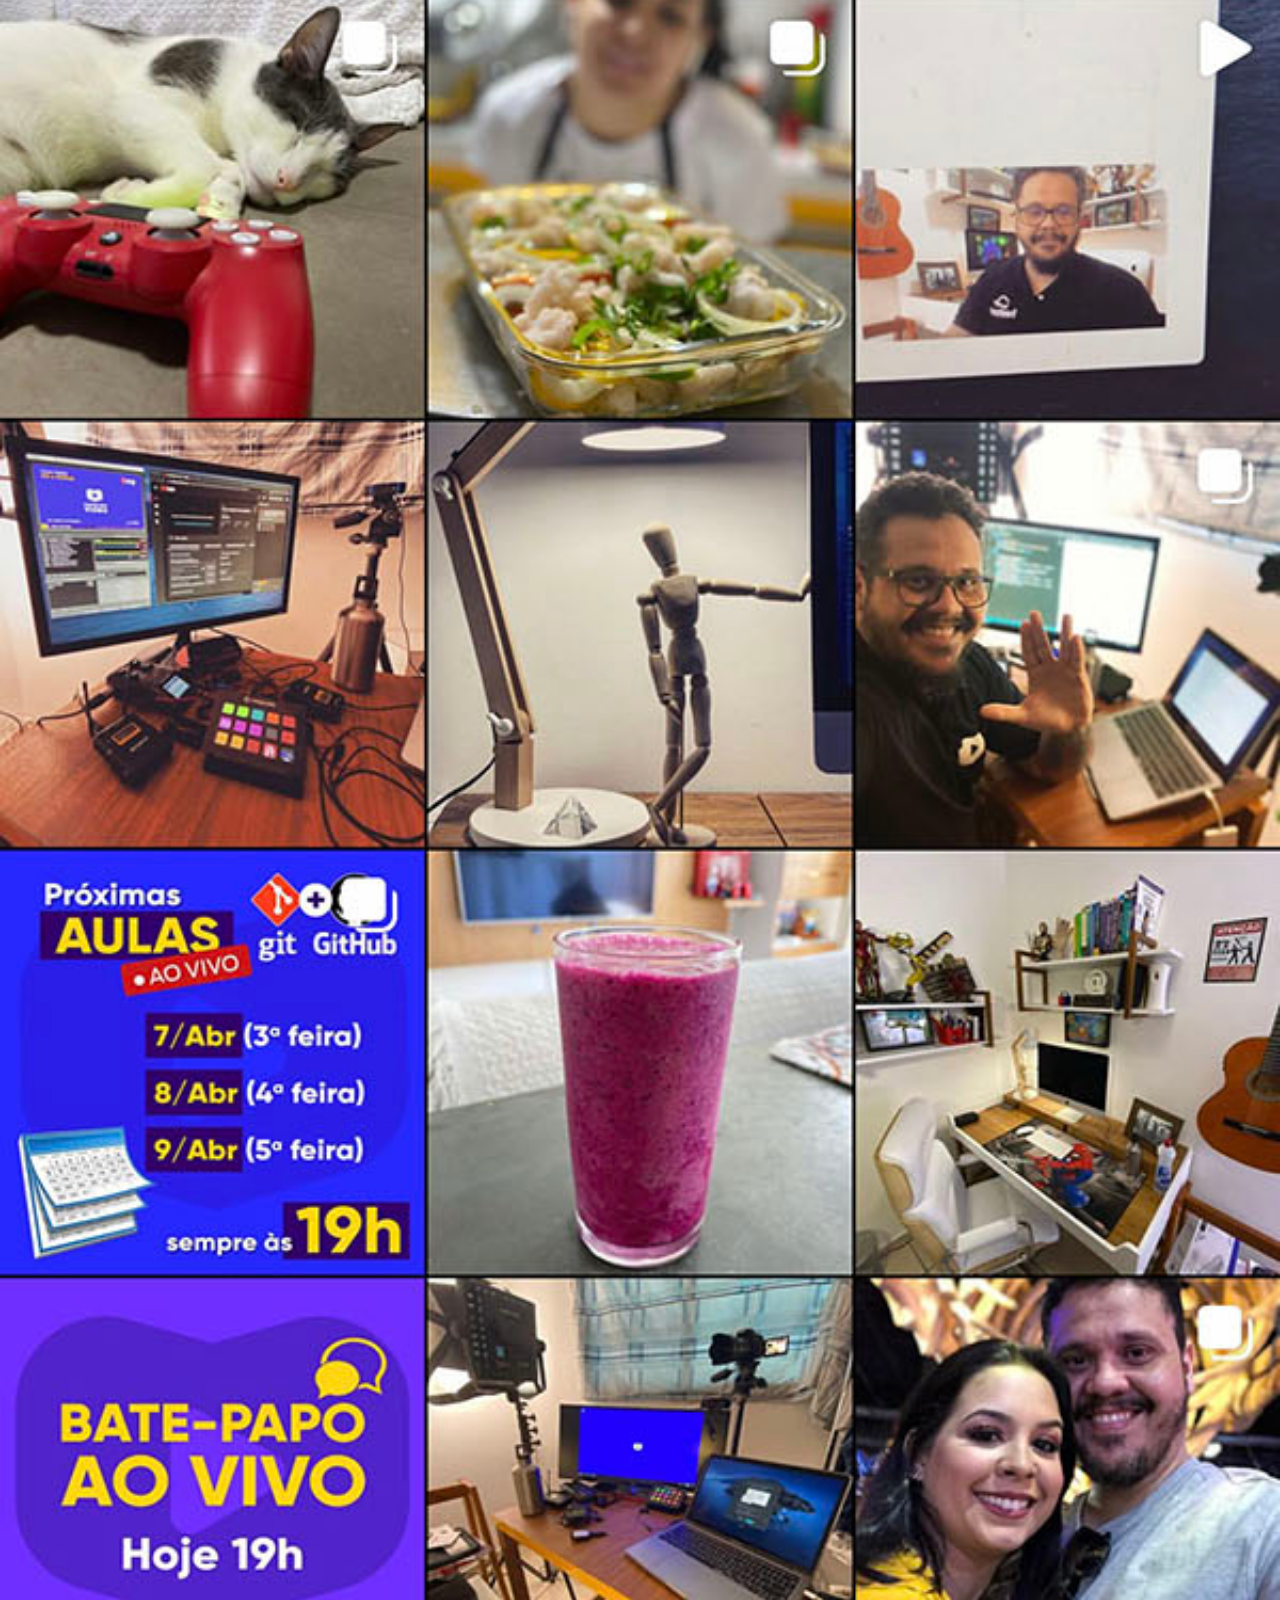
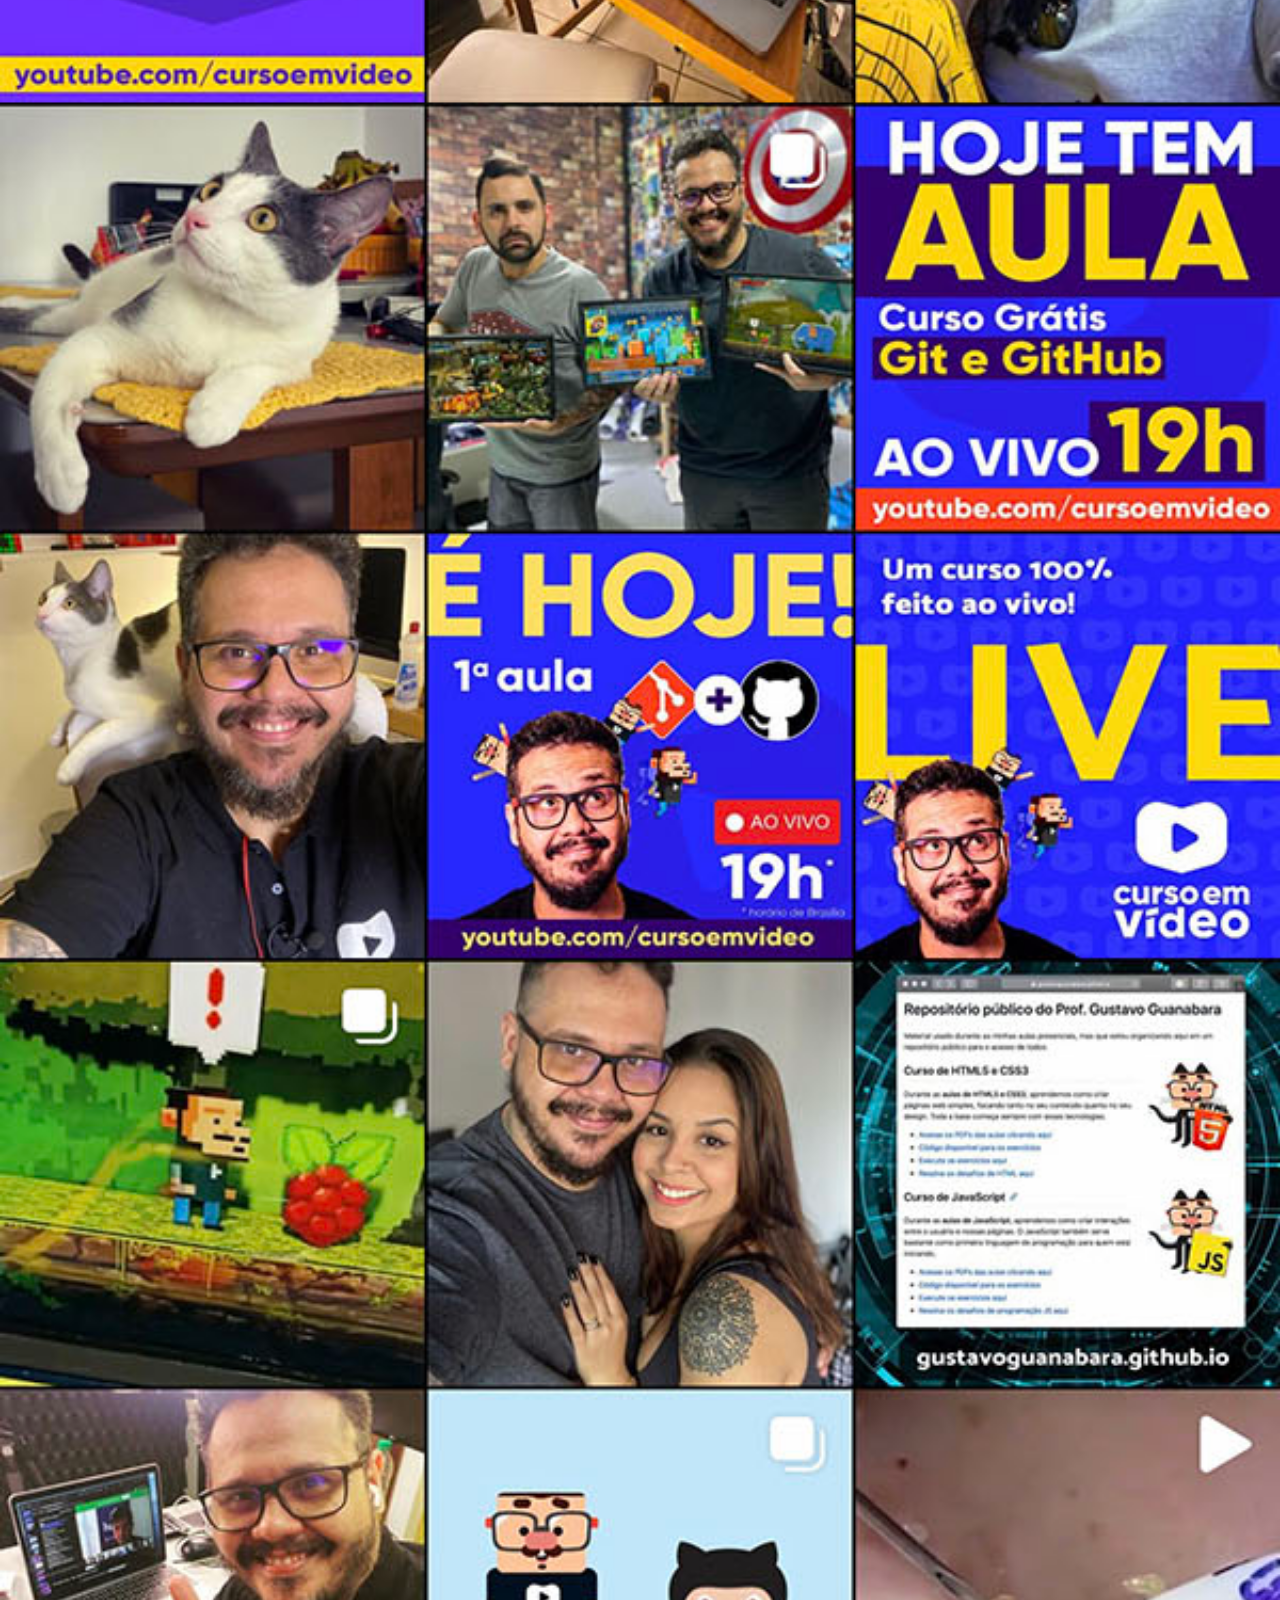
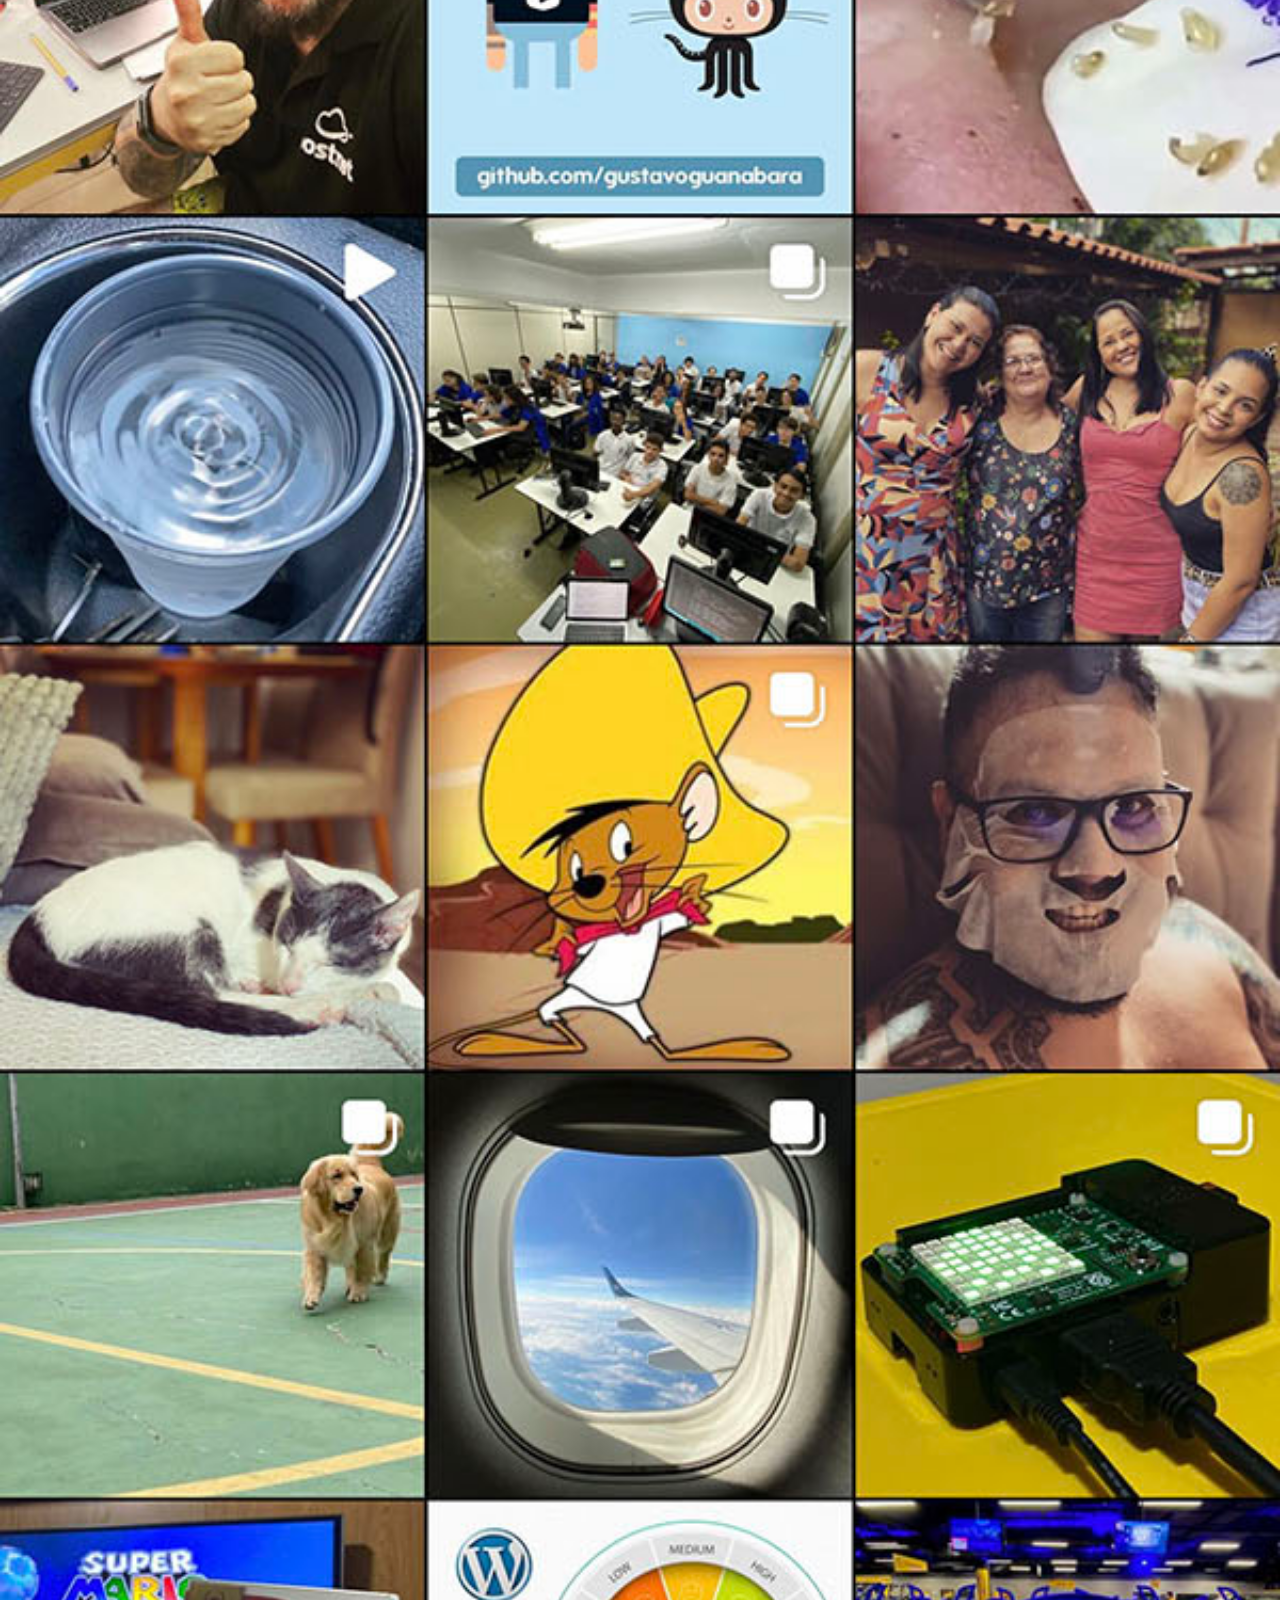
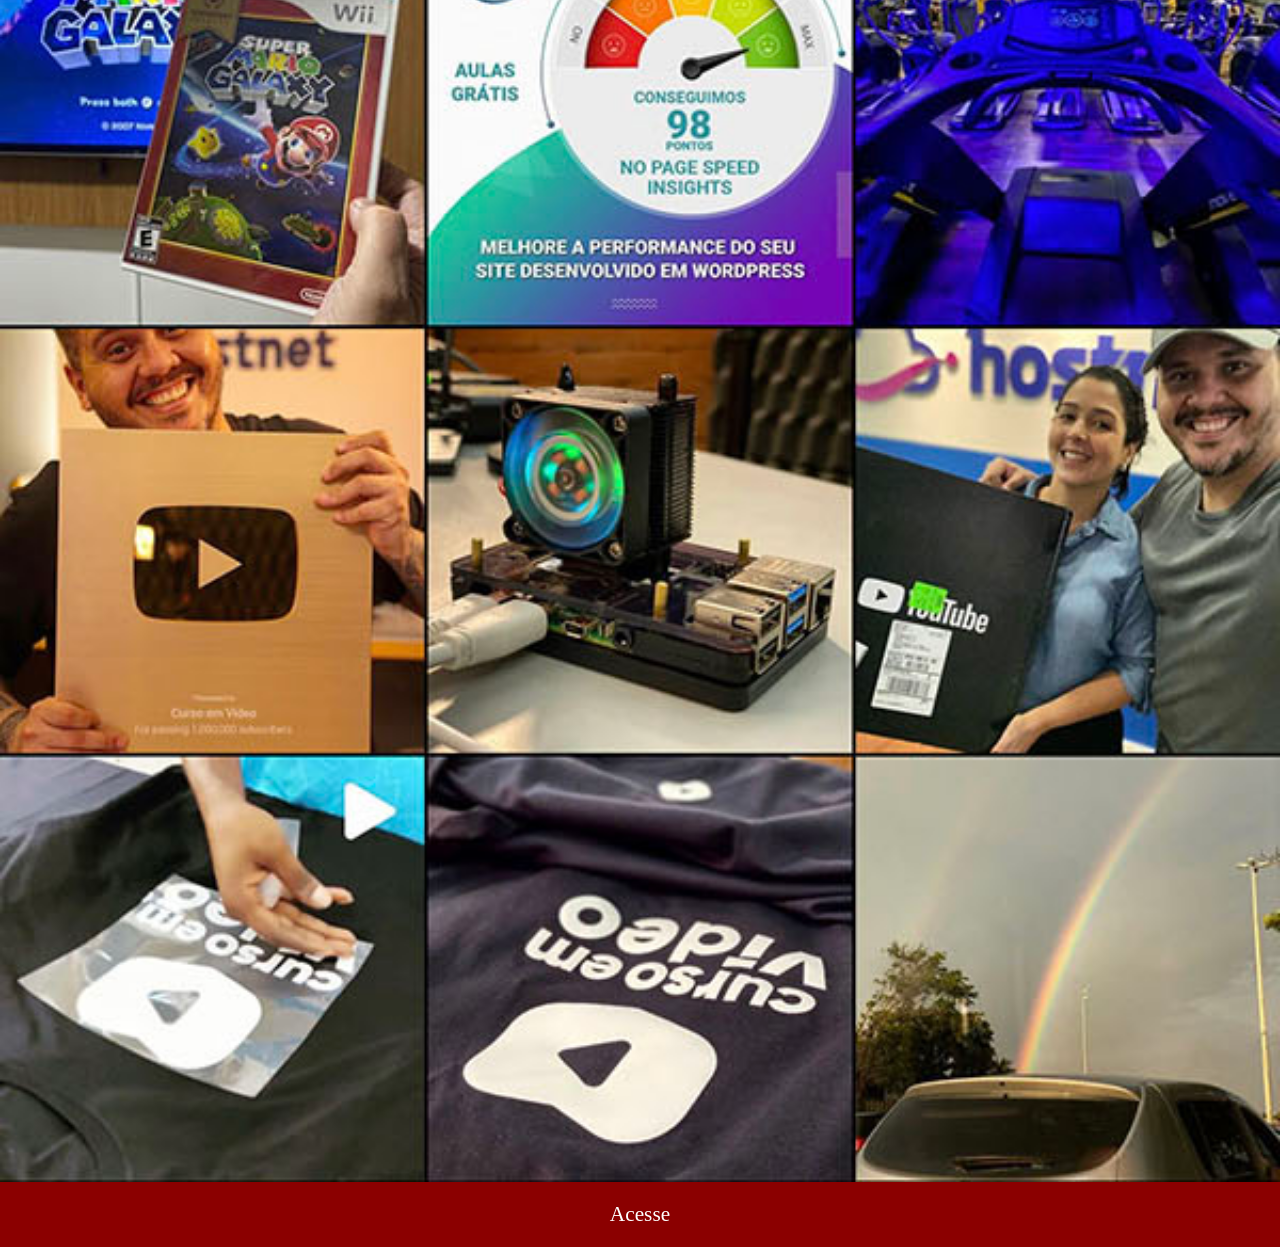
<file: screens/instagram.html>
<!DOCTYPE html>
<html lang="pt-BR">
<head>
    <meta charset="UTF-8">
    <meta name="viewport" content="width=device-width, initial-scale=1.0">
    <title>Instagram</title>
    <link rel="stylesheet" href="../css/social.css">
</head>
<body>
    <img src="../img/tela-instagram.jpg" alt="">
    <a href="https://www.instagram.com/gustavoguanabara/" target="_blank" rel="external noreferrer noopener" referrerpolicy="no-referrer">Acesse</a>
</body>
</html>
</file>
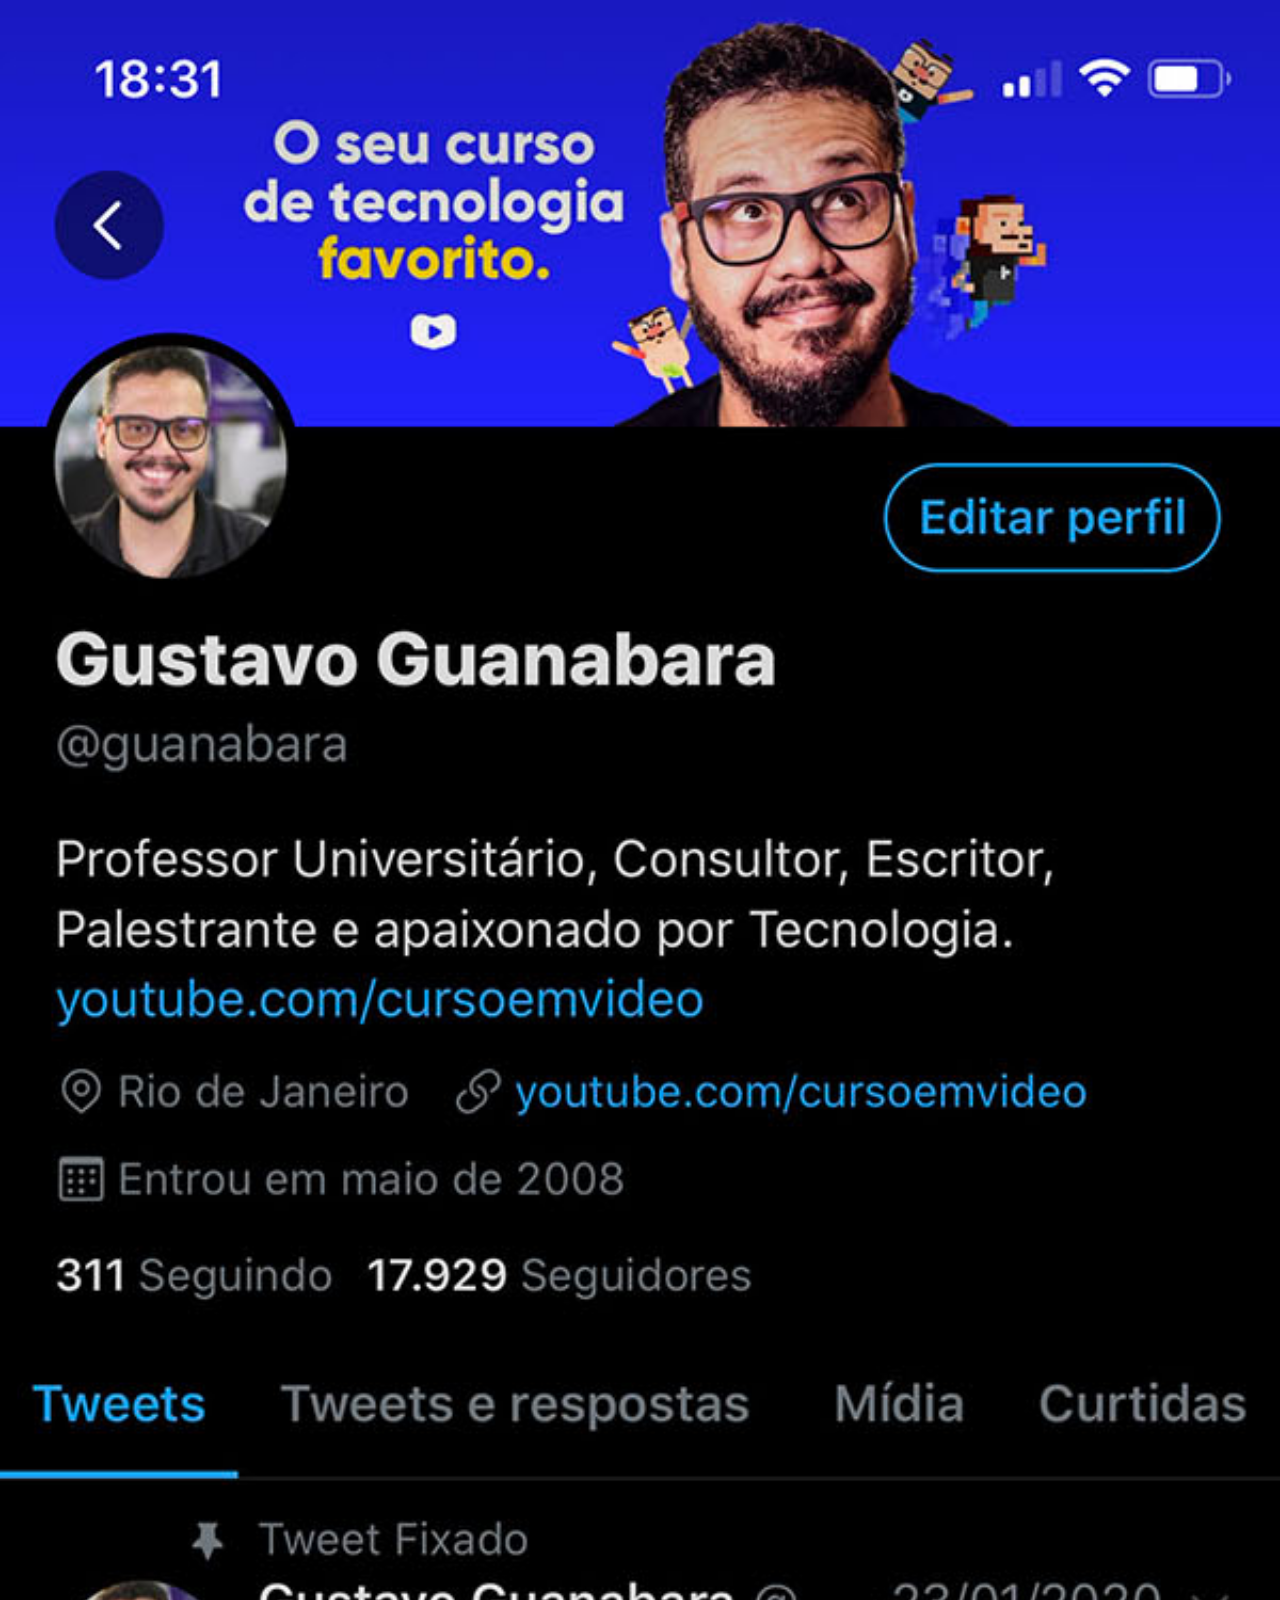
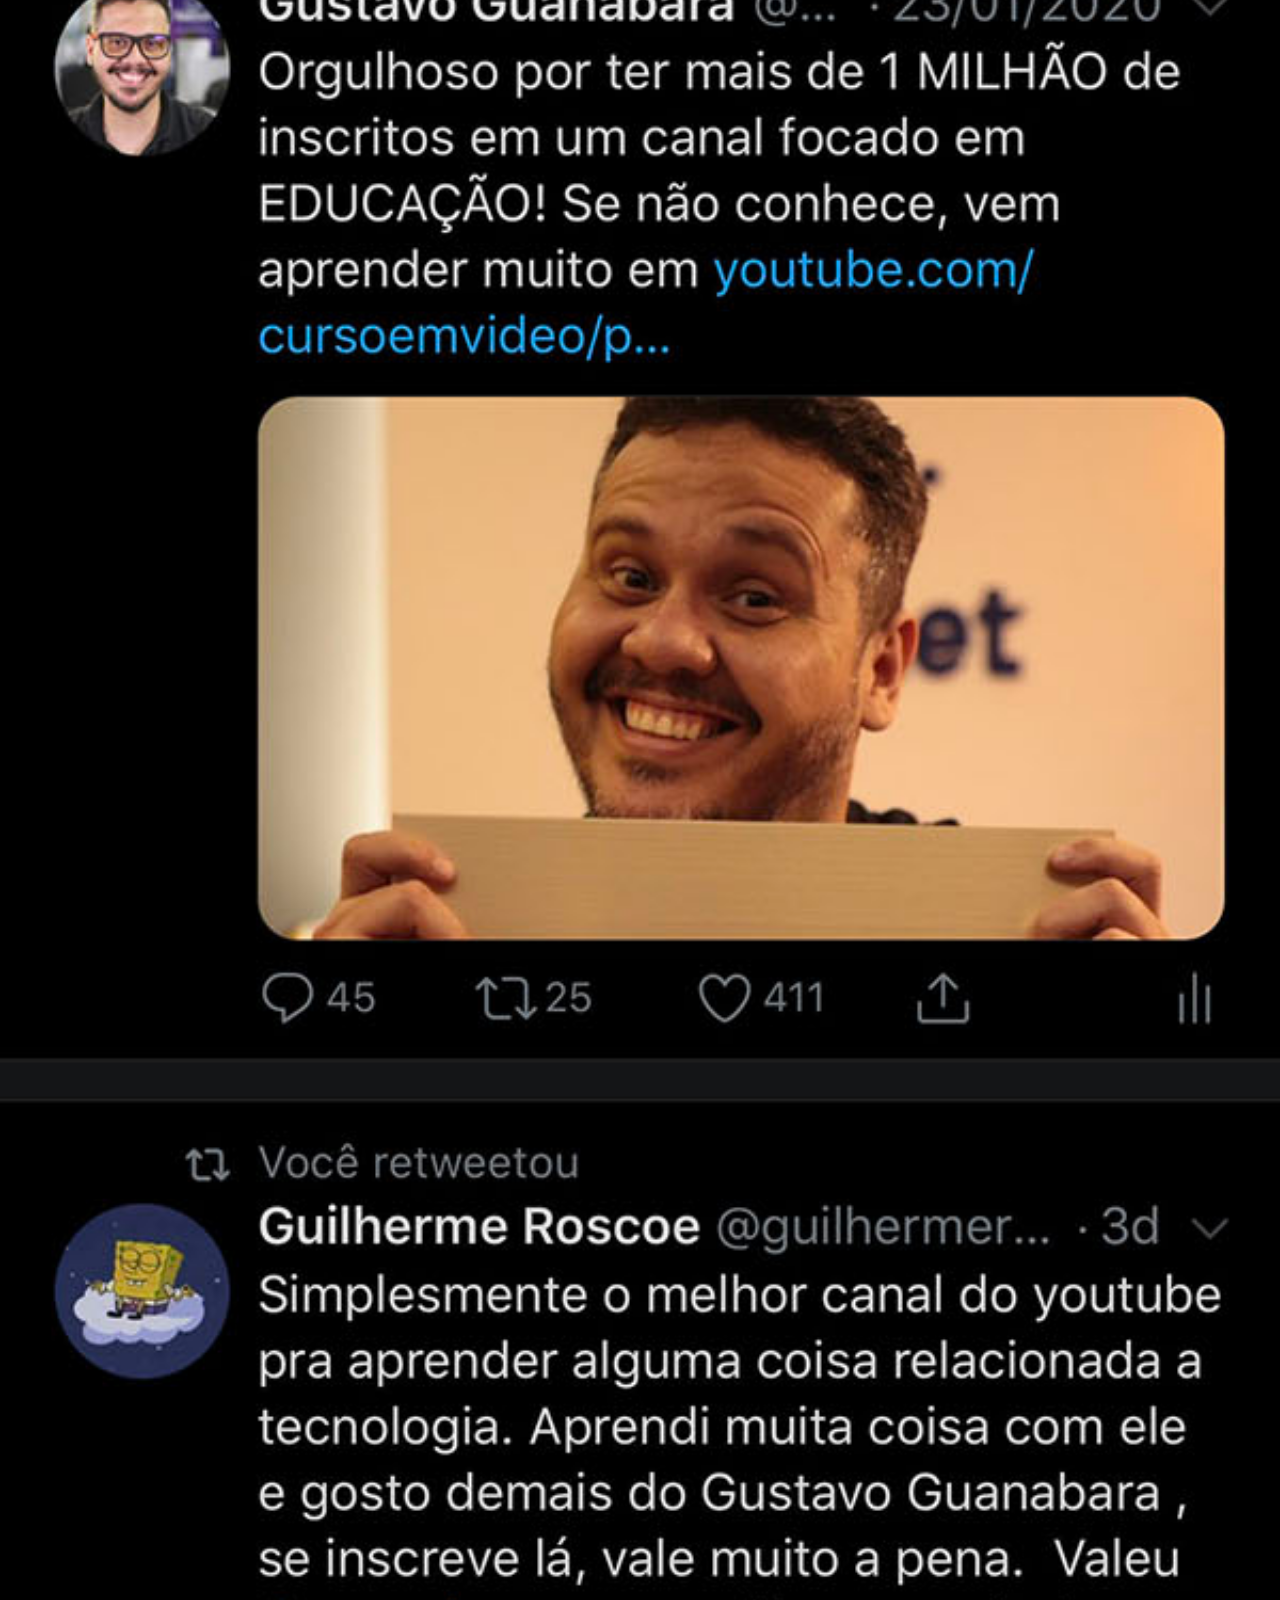
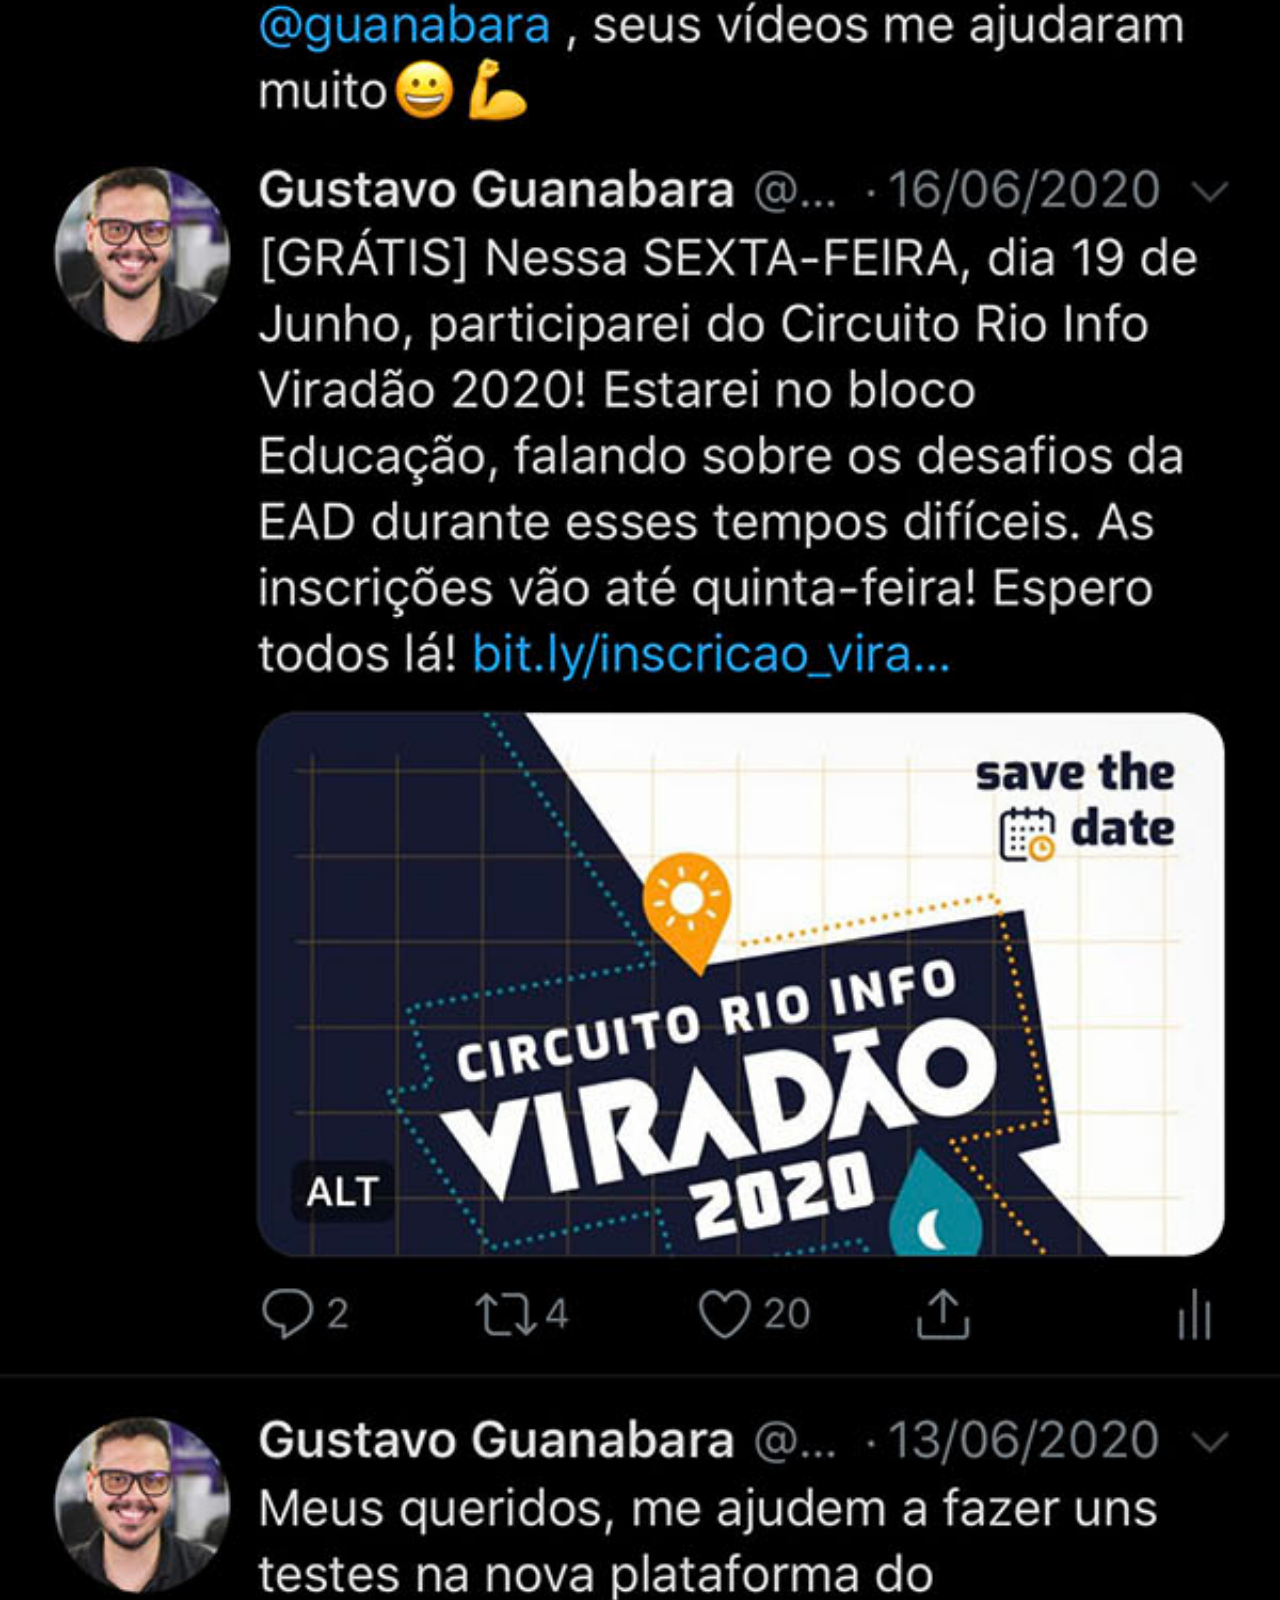
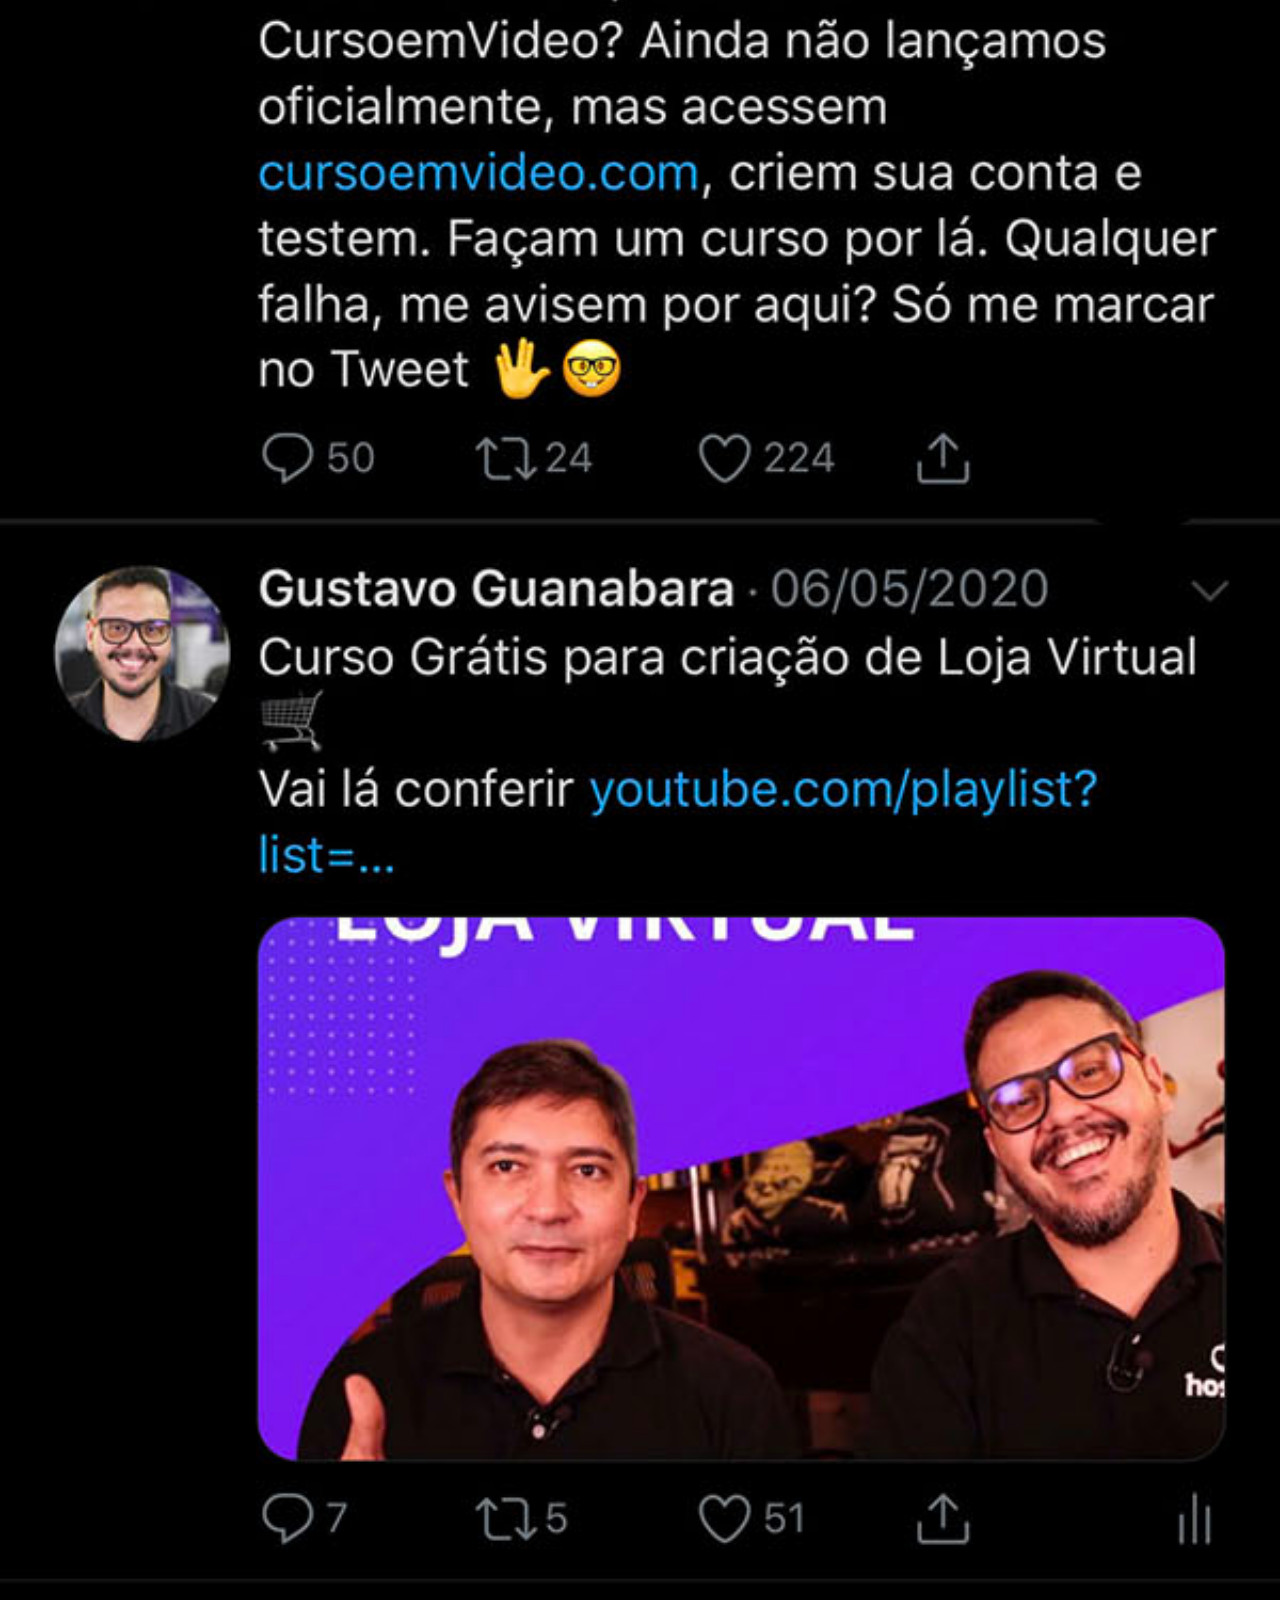
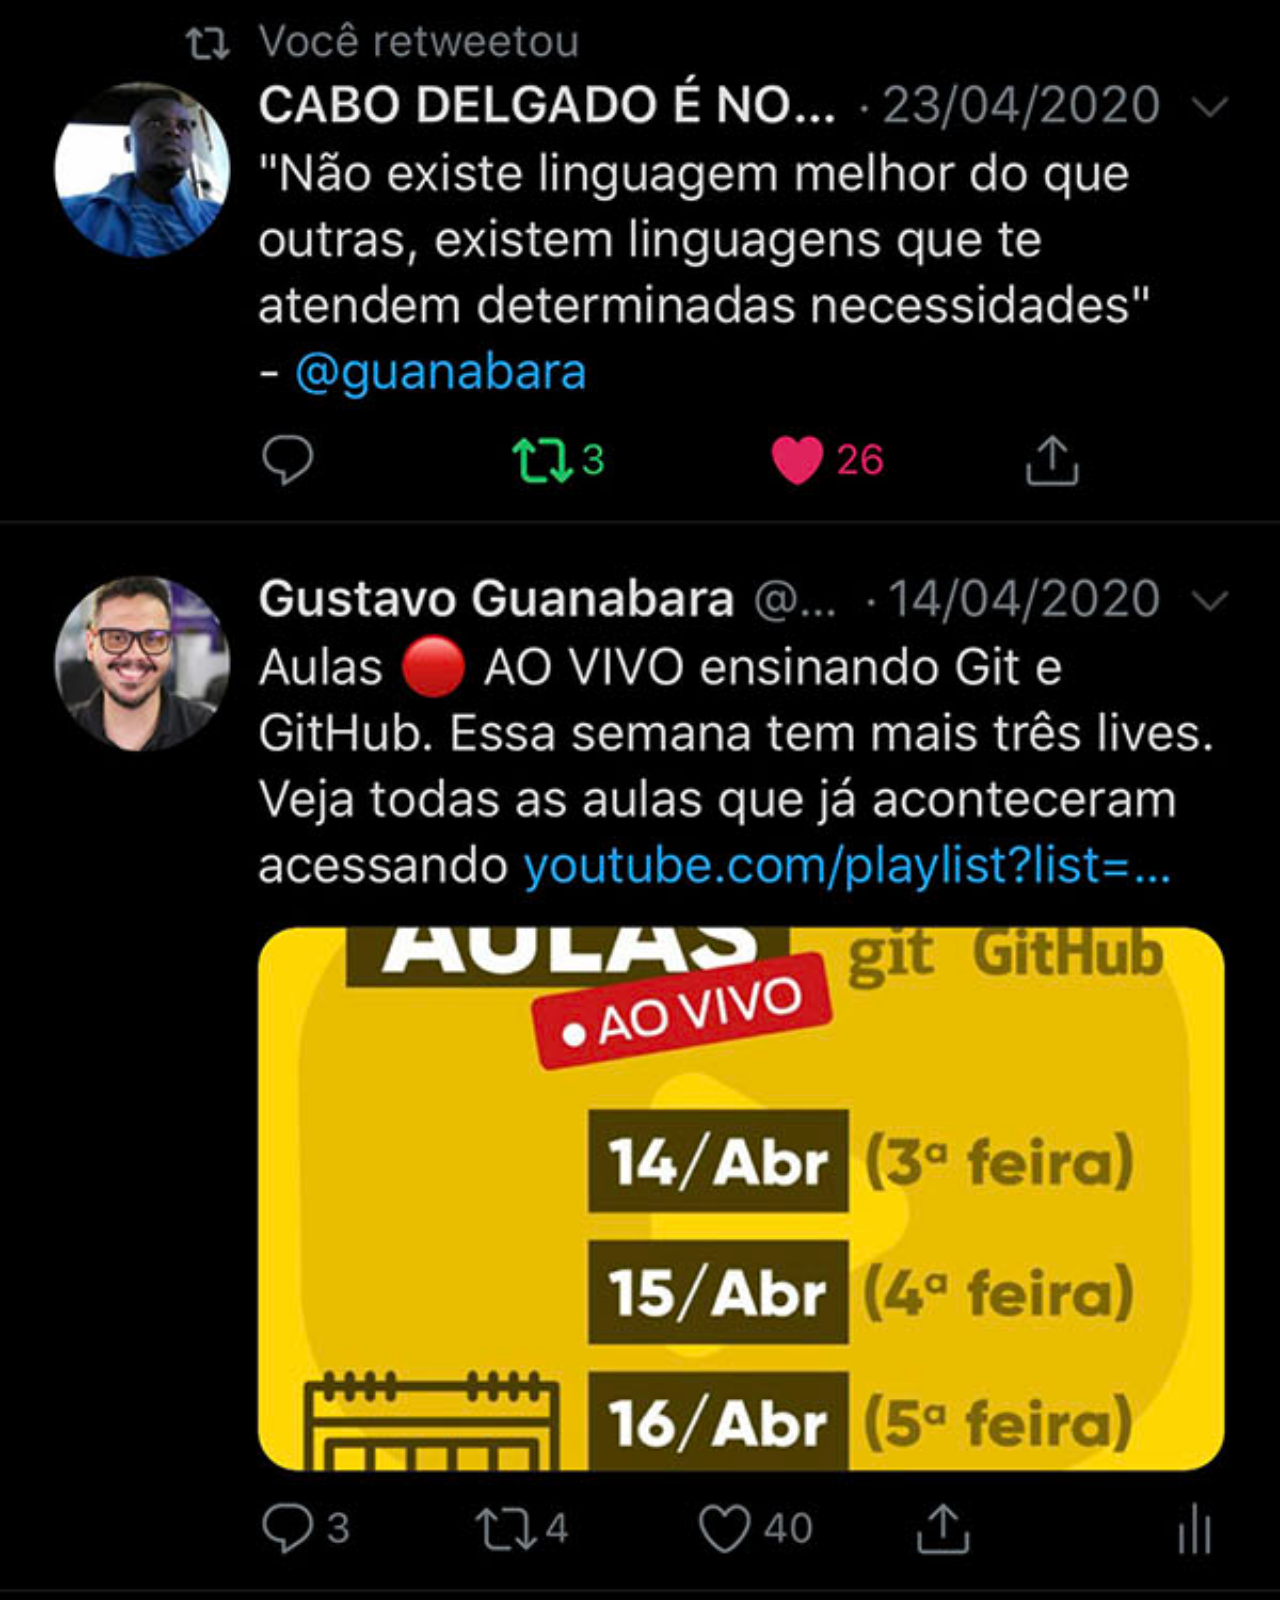
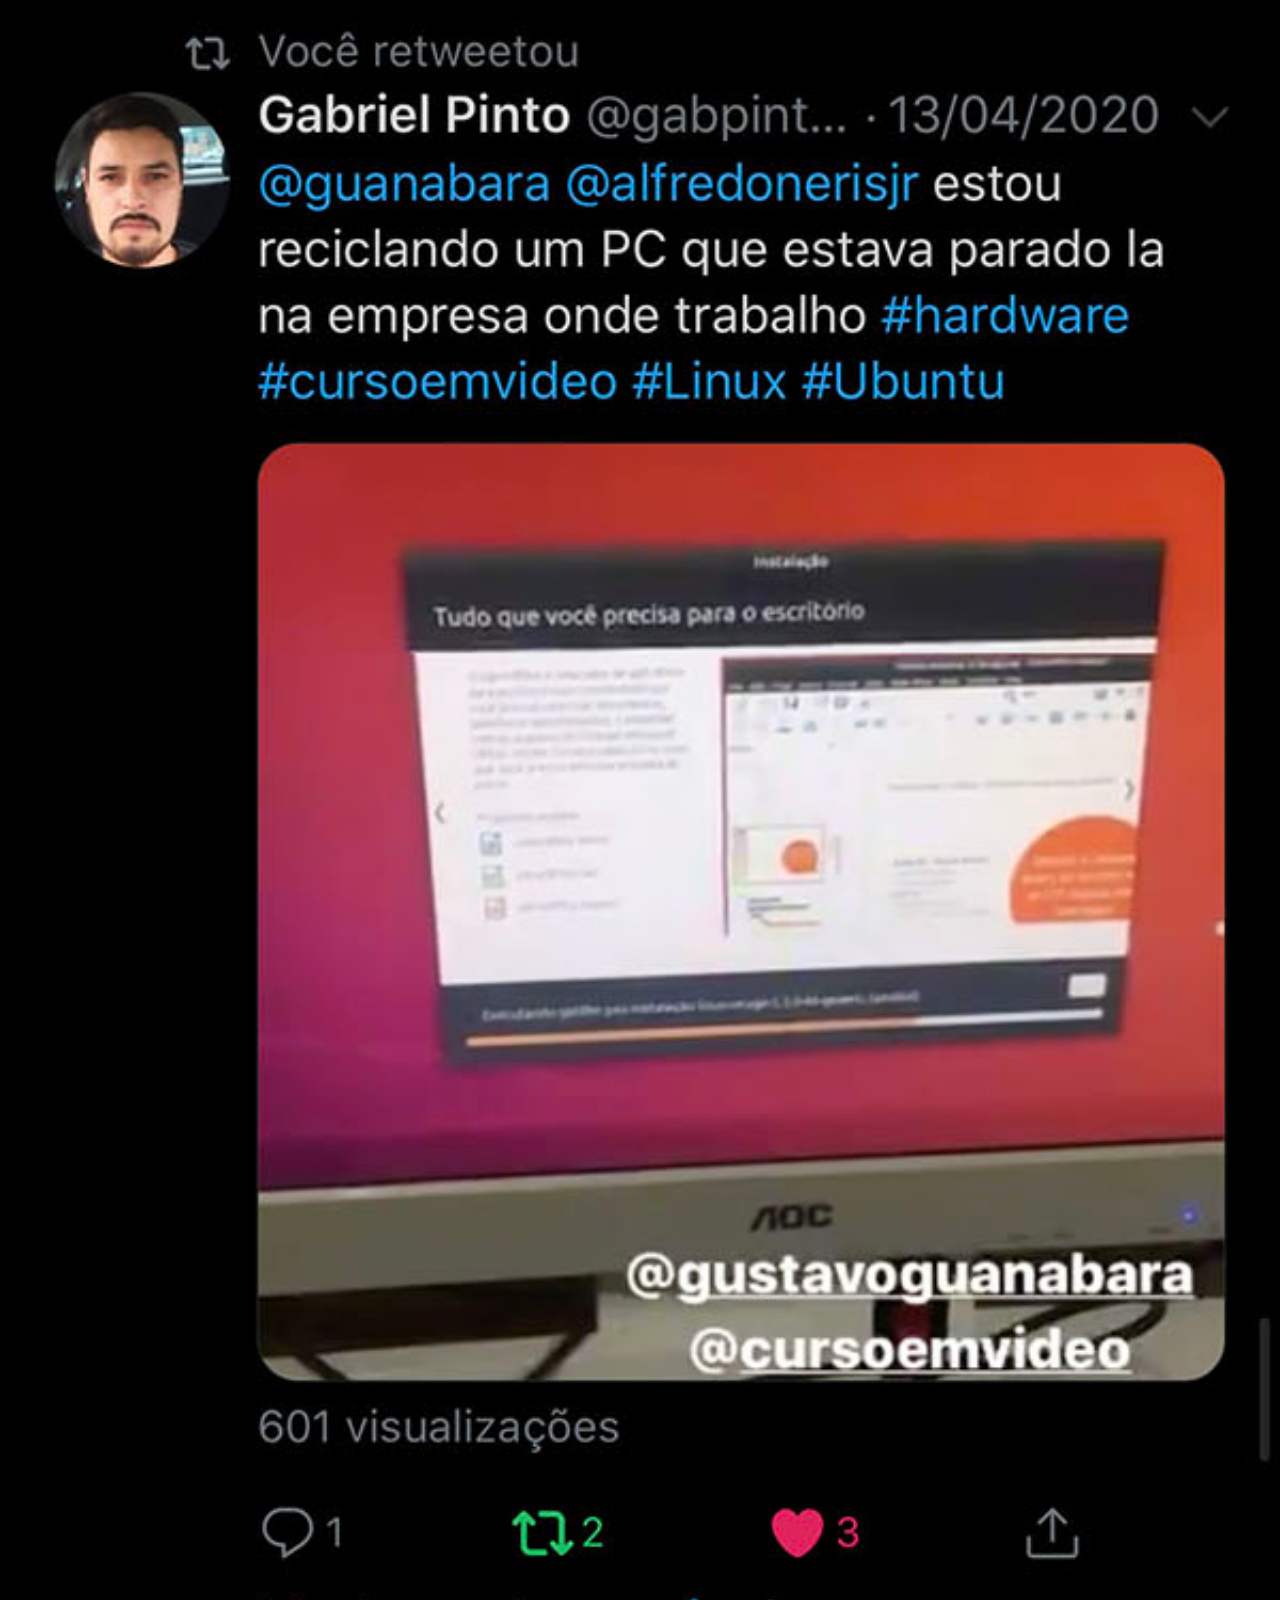
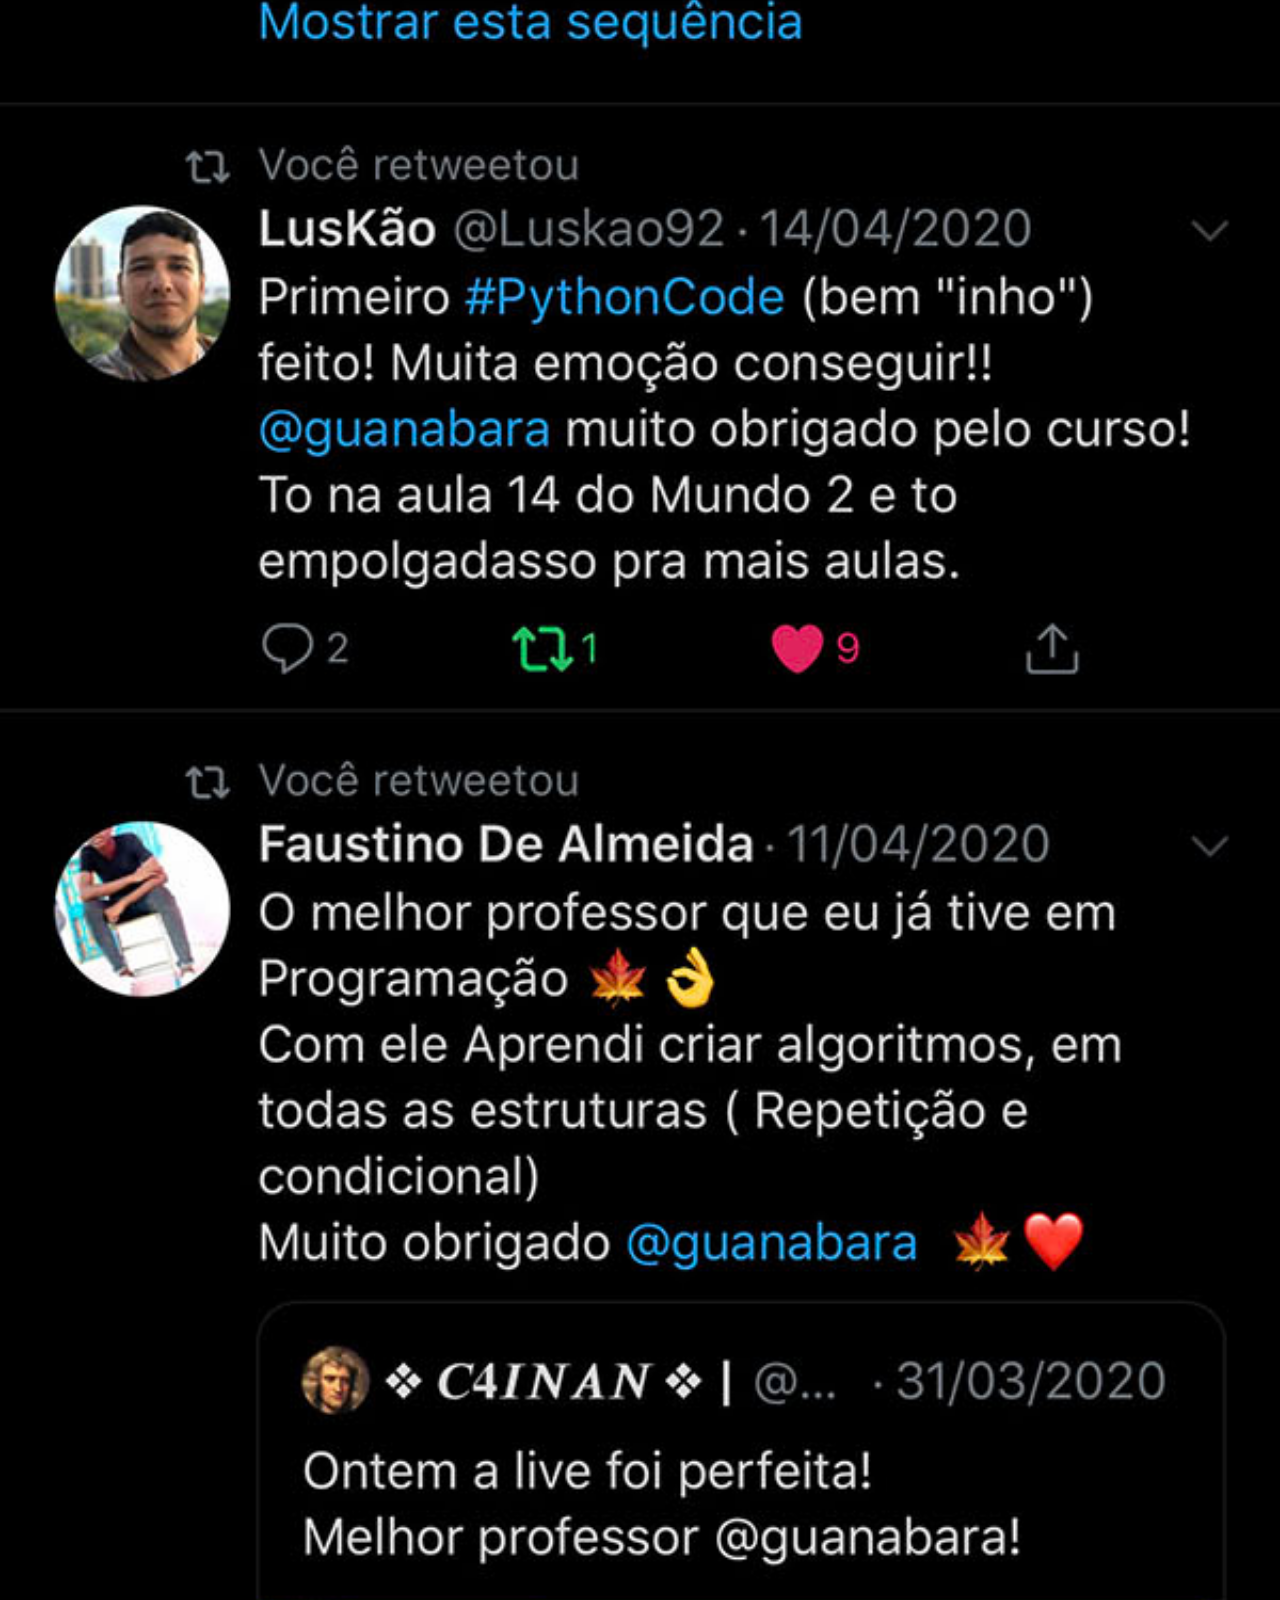
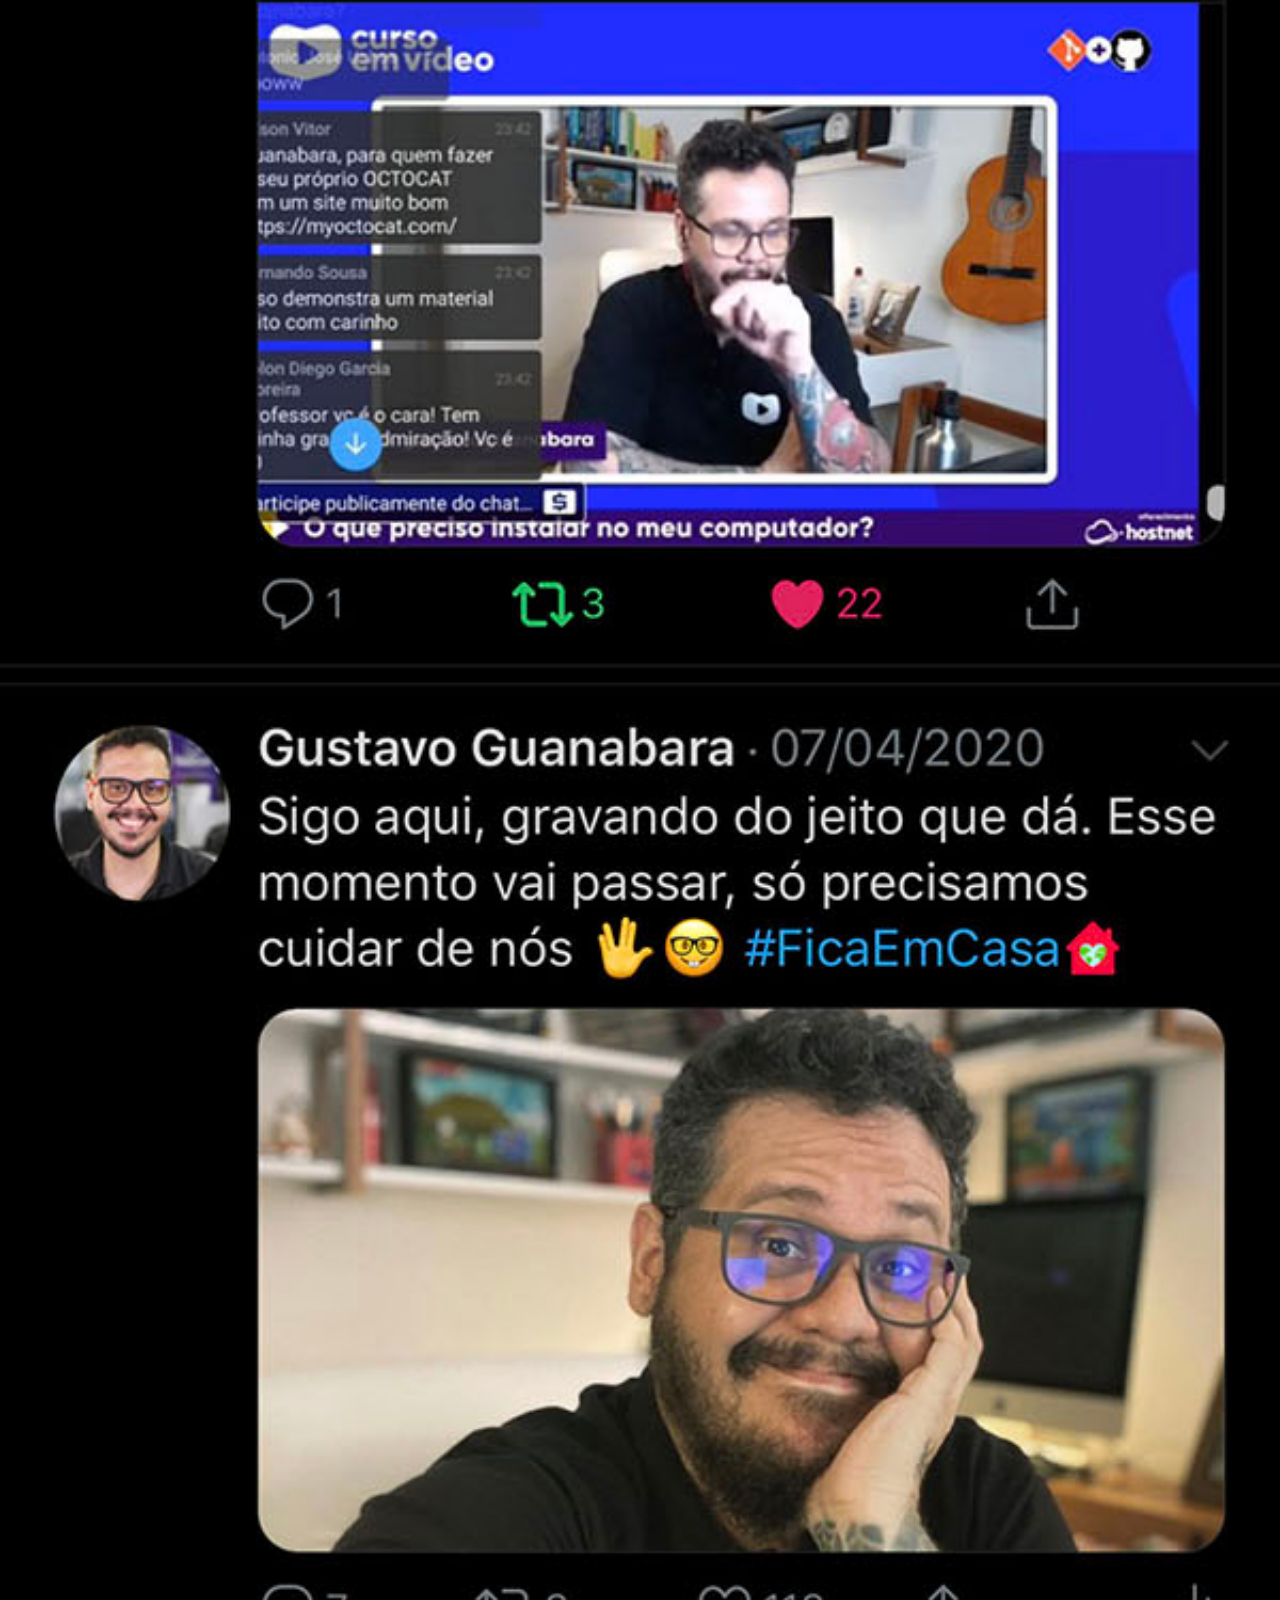
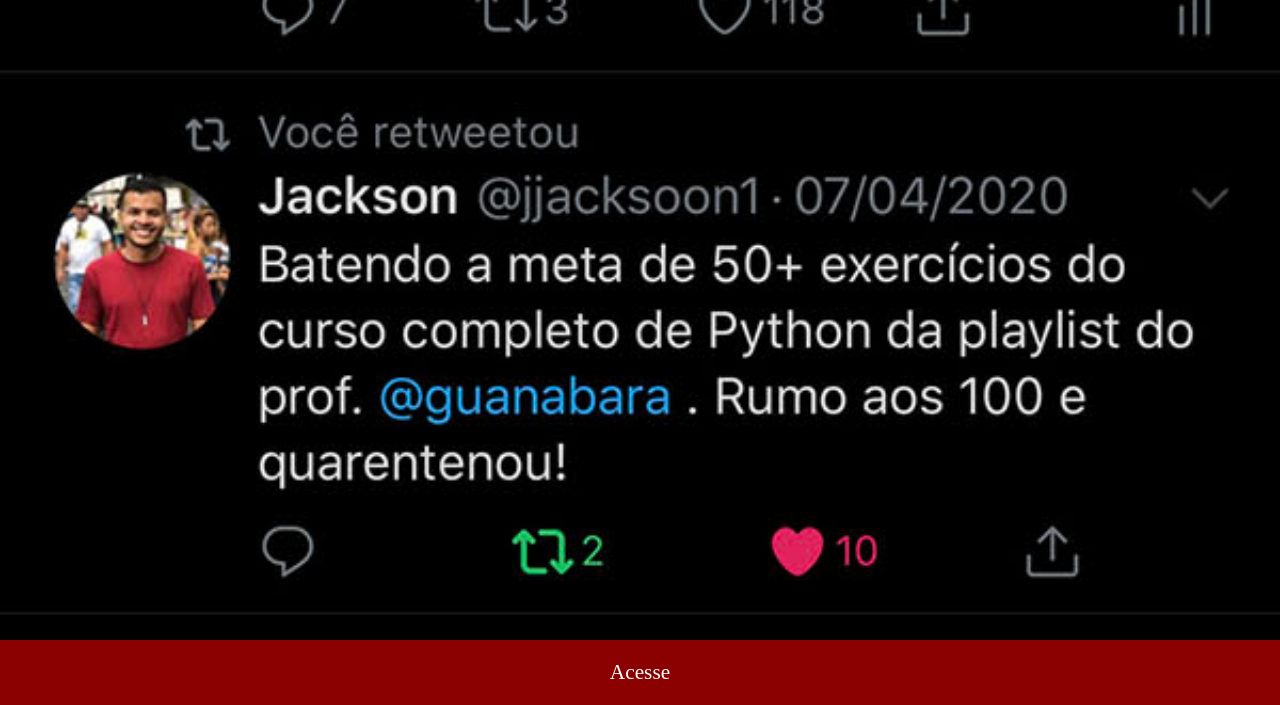
<file: screens/twitter.html>
<!DOCTYPE html>
<html lang="pt-BR">
<head>
    <meta charset="UTF-8">
    <meta name="viewport" content="width=device-width, initial-scale=1.0">
    <title>Twitter</title>
    <link rel="stylesheet" href="../css/social.css">
</head>
<body>
    <img src="../img/tela-twitter.jpg" alt="">
    <a href="https://x.com/guanabara" target="_blank" rel="external noreferrer noopener" referrerpolicy="no-referrer">Acesse</a>
</body>
</html>
</file>
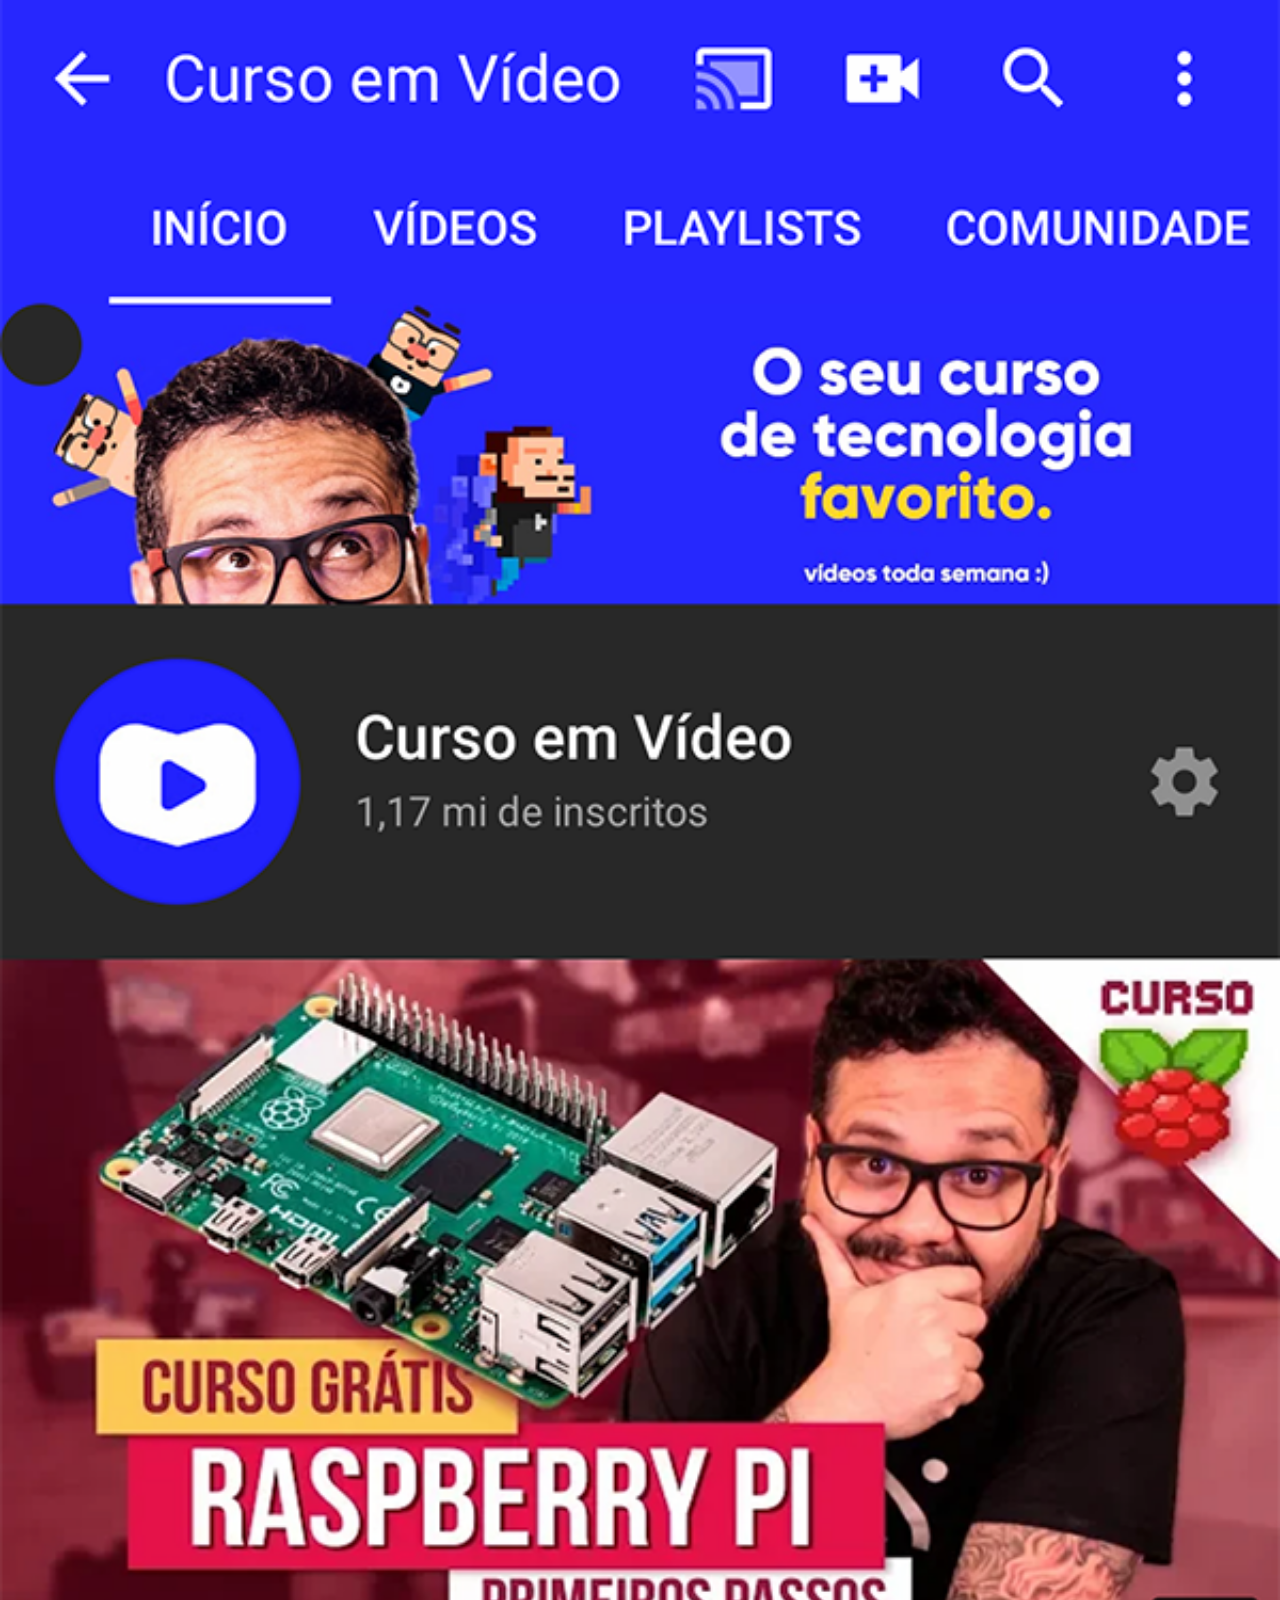
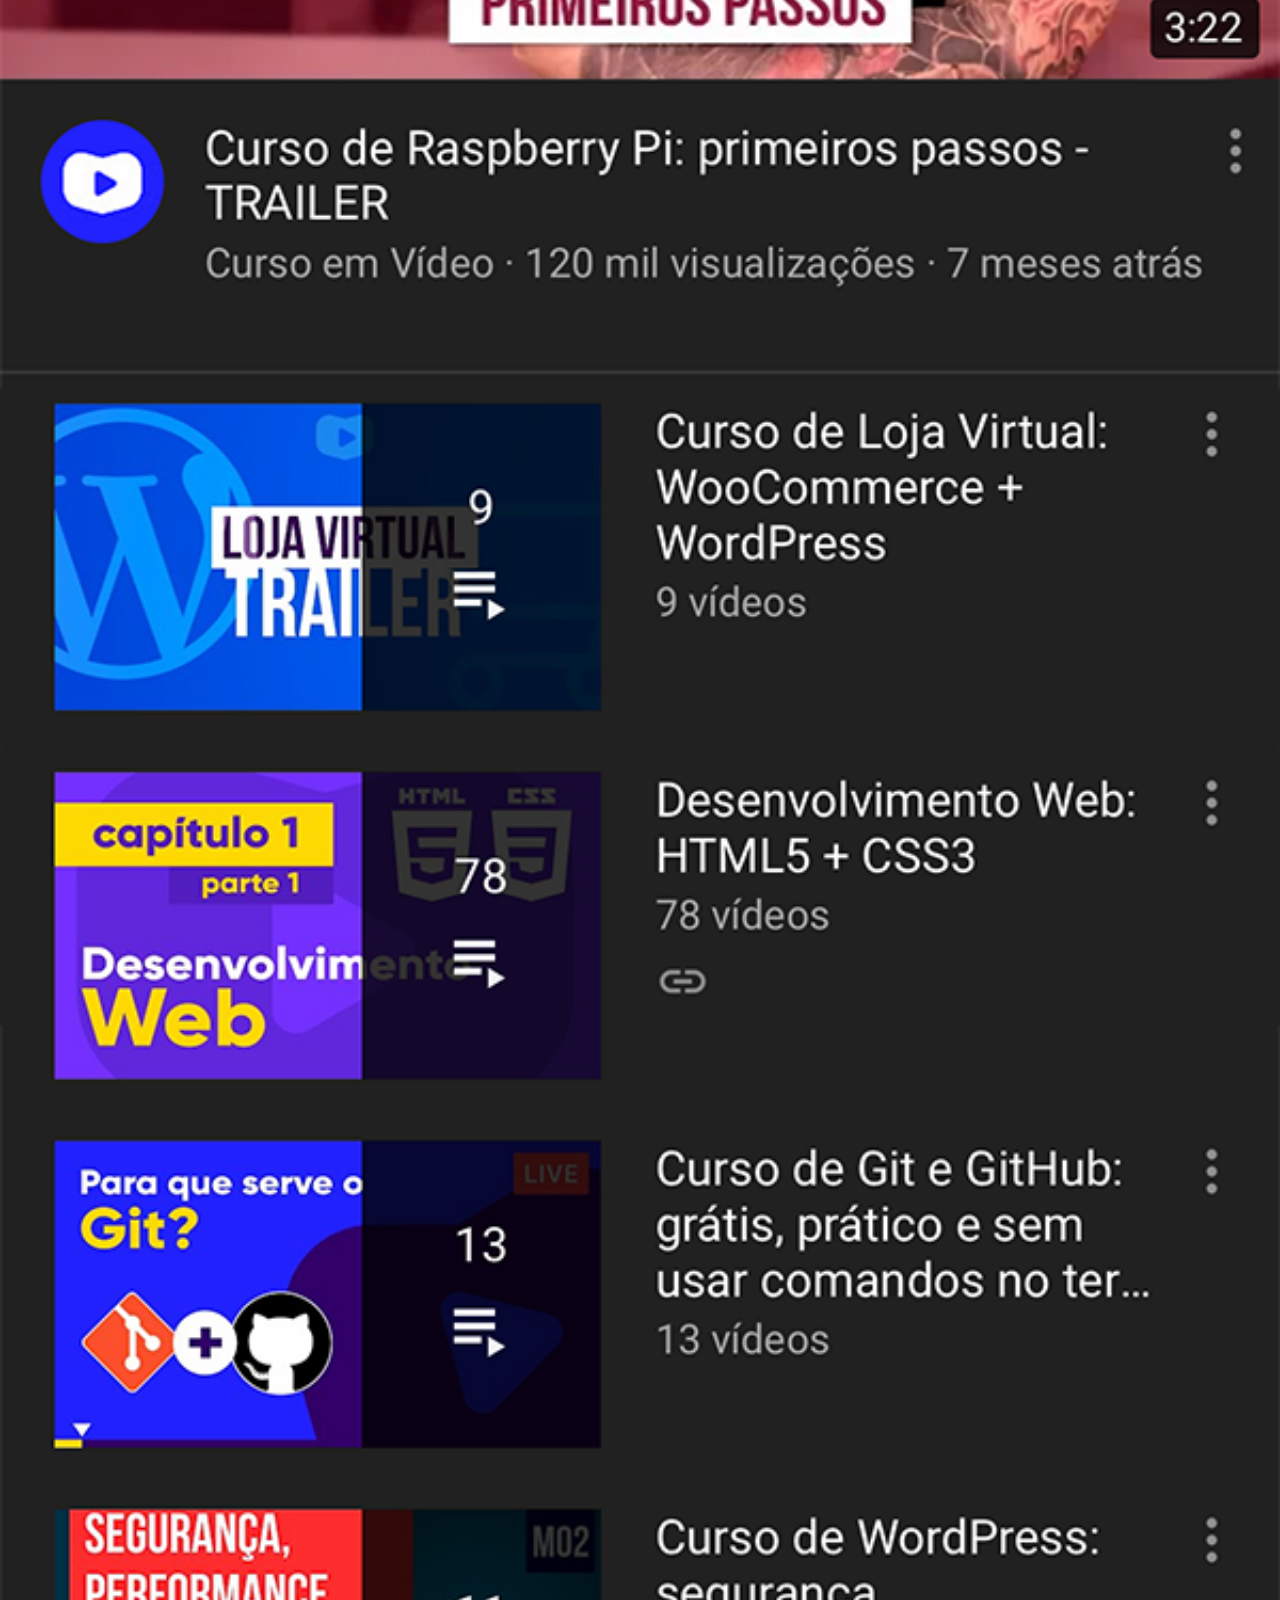
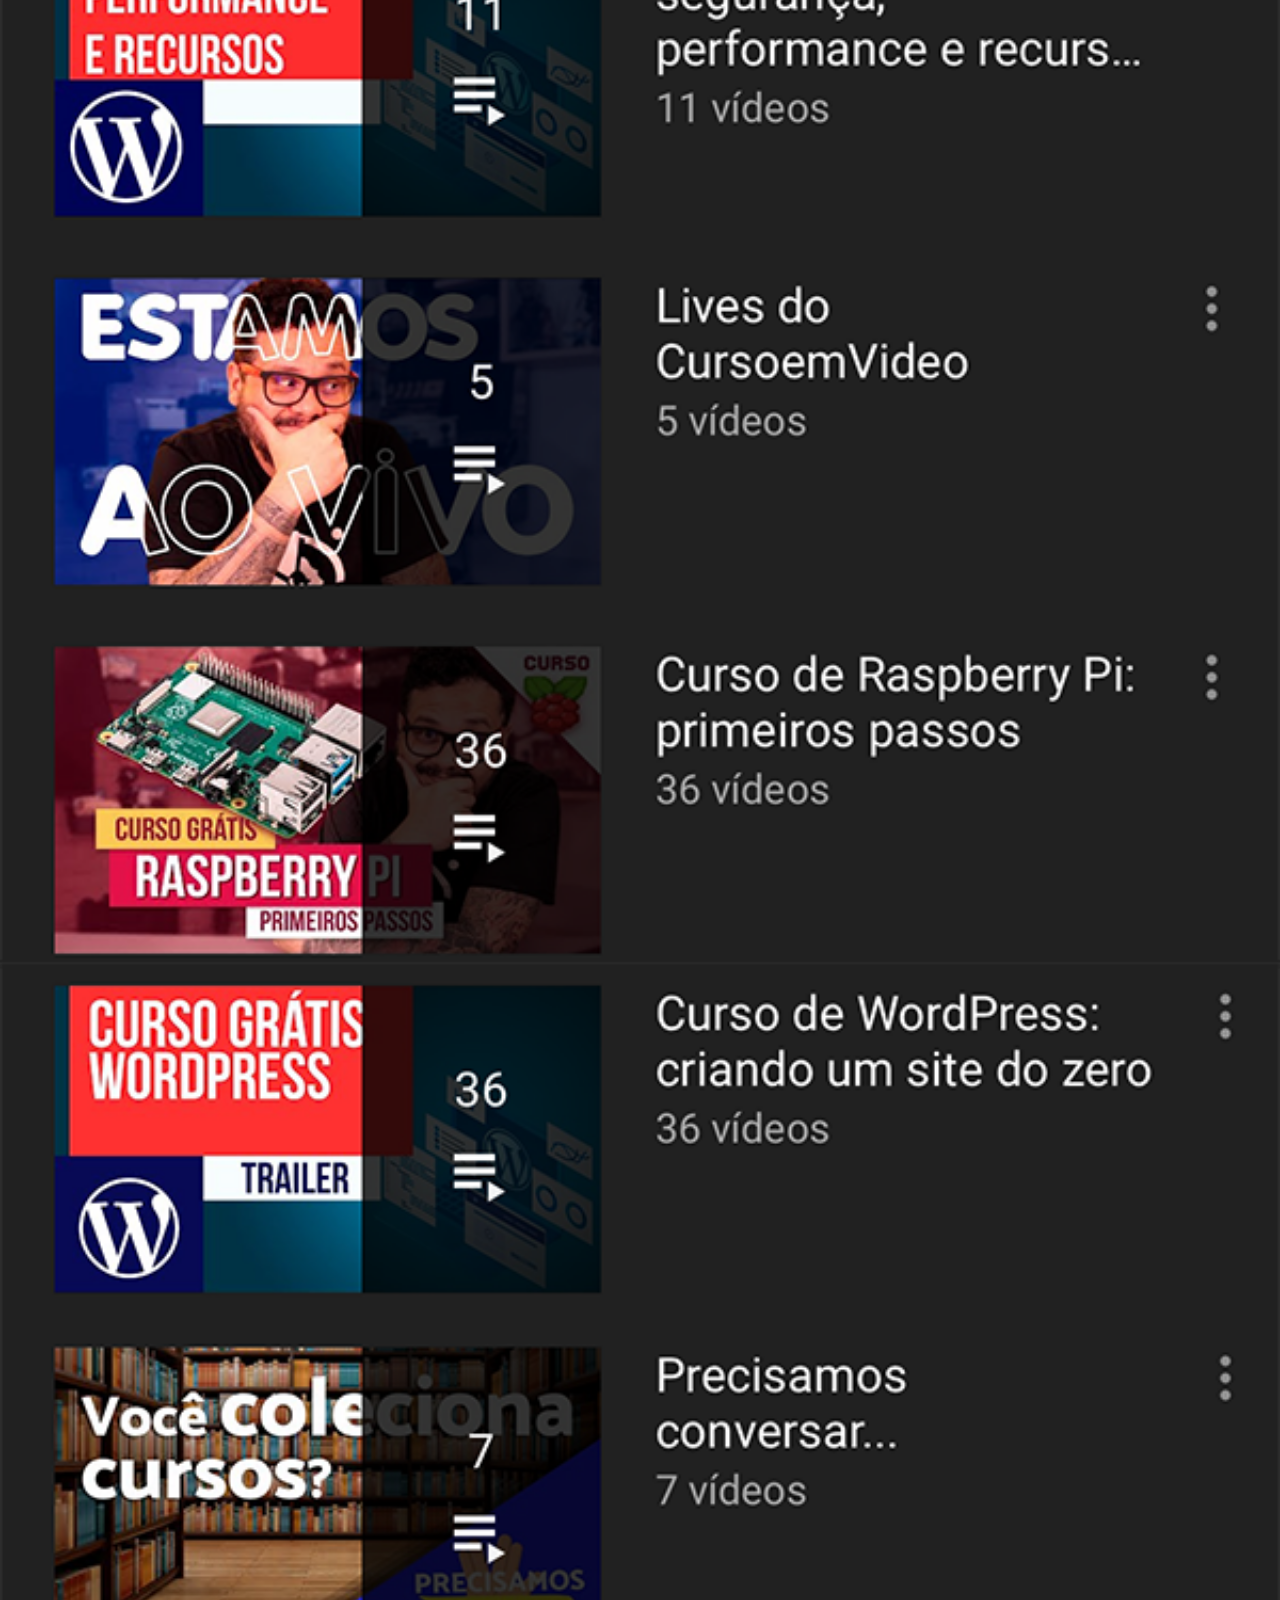
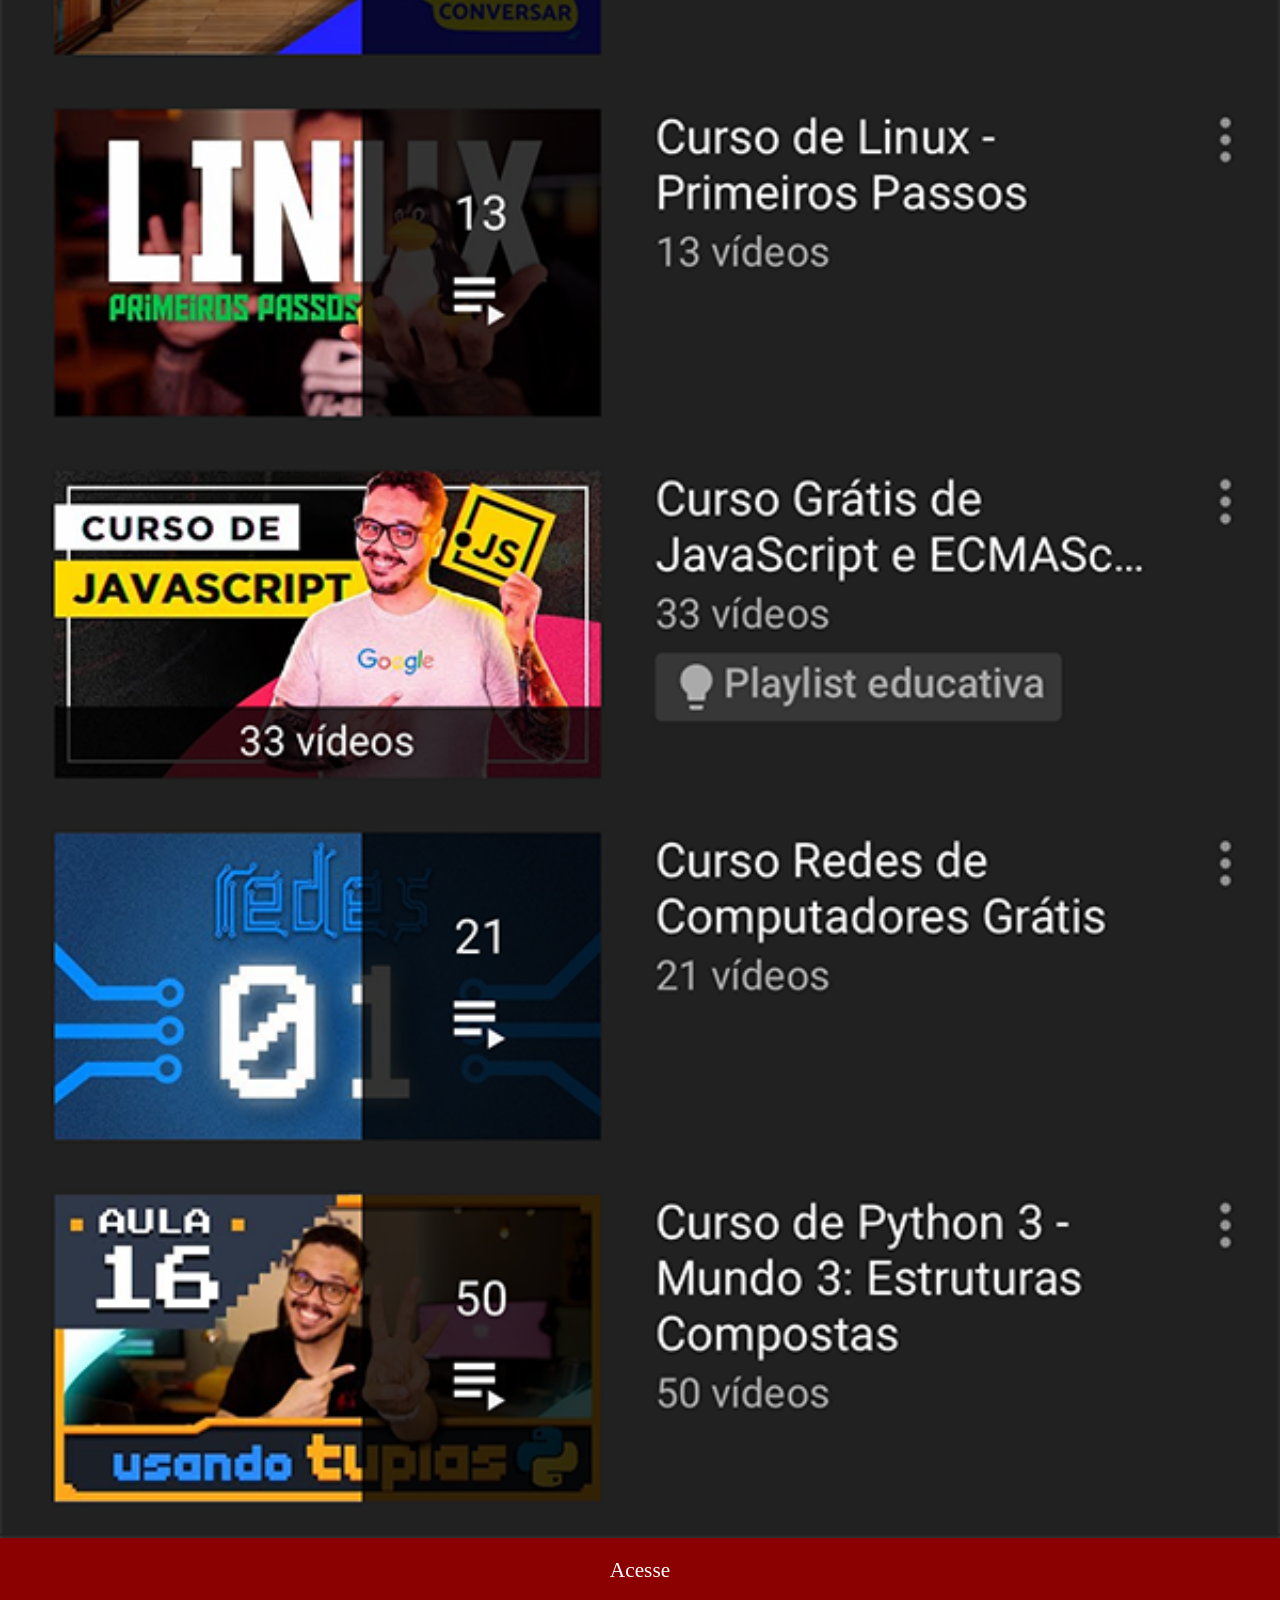
<file: screens/youtube.html>
<!DOCTYPE html>
<html lang="pt-BR">
<head>
    <meta charset="UTF-8">
    <meta name="viewport" content="width=device-width, initial-scale=1.0">
    <title>YouTube</title>
    <link rel="stylesheet" href="../css/social.css">
</head>
<body>
    <img src="../img/tela-youtube.png" alt="">
    <a href="https://www.youtube.com/@cursoemvideo" target="_blank" rel="external noreferrer noopener" referrerpolicy="no-referrer">Acesse</a>
</body>
</html>
</file>
<file: css/main.css>
@charset "UTF-8";

* {
    padding: 0px;
    margin: 0px;
}

body, html {
    width: 100vw;
    min-height: 100vh;
}

body {
    background: url(../img/fundo-madeira.jpg) center center no-repeat fixed;
    background-size: cover;
}

main {
    height: 100vh;
    position: relative;
}

.screen {
    position: absolute;
    top: 50%;
    left: 50%;
    transform: translate(-50%, -50%);

    width: 308px;
    height: 622px;
    background: url(../img/frame-iphone.png) center center no-repeat;
    background-size: cover;
}

#iscreen {
    width: 264px;
    height: 467px;
    position: absolute;
    top: 79.5px;
    left: 22px;
}

.social-media {
    position: absolute;
    right: 0;
}

.social-media img{
    display: block;

    margin: 10px;
    width: 80px;
    border-radius: 50%;

    border: solid 2px transparent;
    transition: border 0.09s ease-in-out, transform 0.09s ease-out;
}

.social-media img:hover {
    border: solid 2px white;
    transform: scale(1.08);
}

.social-media img:active {
    transform: scale(1);
}

.social-media a {
    display: block;
    width: fit-content;
    border-radius: 50%;
}
</file>
<file: css/social.css>
@charset "UTF-8";

::-webkit-scrollbar {
    display: none;
}

* {
    margin: 0px;
    padding: 0px;
    font-size: 1.1em;
}

body, html {
    width: 100%;
    min-height: 100vh;
}

img {
    display: block;
    width: 100%;
}

a {
    display: block;
    padding: 20px;

    color: white;
    text-align: center;
    text-decoration: none;

    background-color: darkred;
}

a:hover {
    background-color: rgb(181, 0, 0);
    text-decoration: underline;
}

a:active {
    color: rgb(177, 177, 177);
    background-color: rgb(154, 0, 0);
}
</file>
